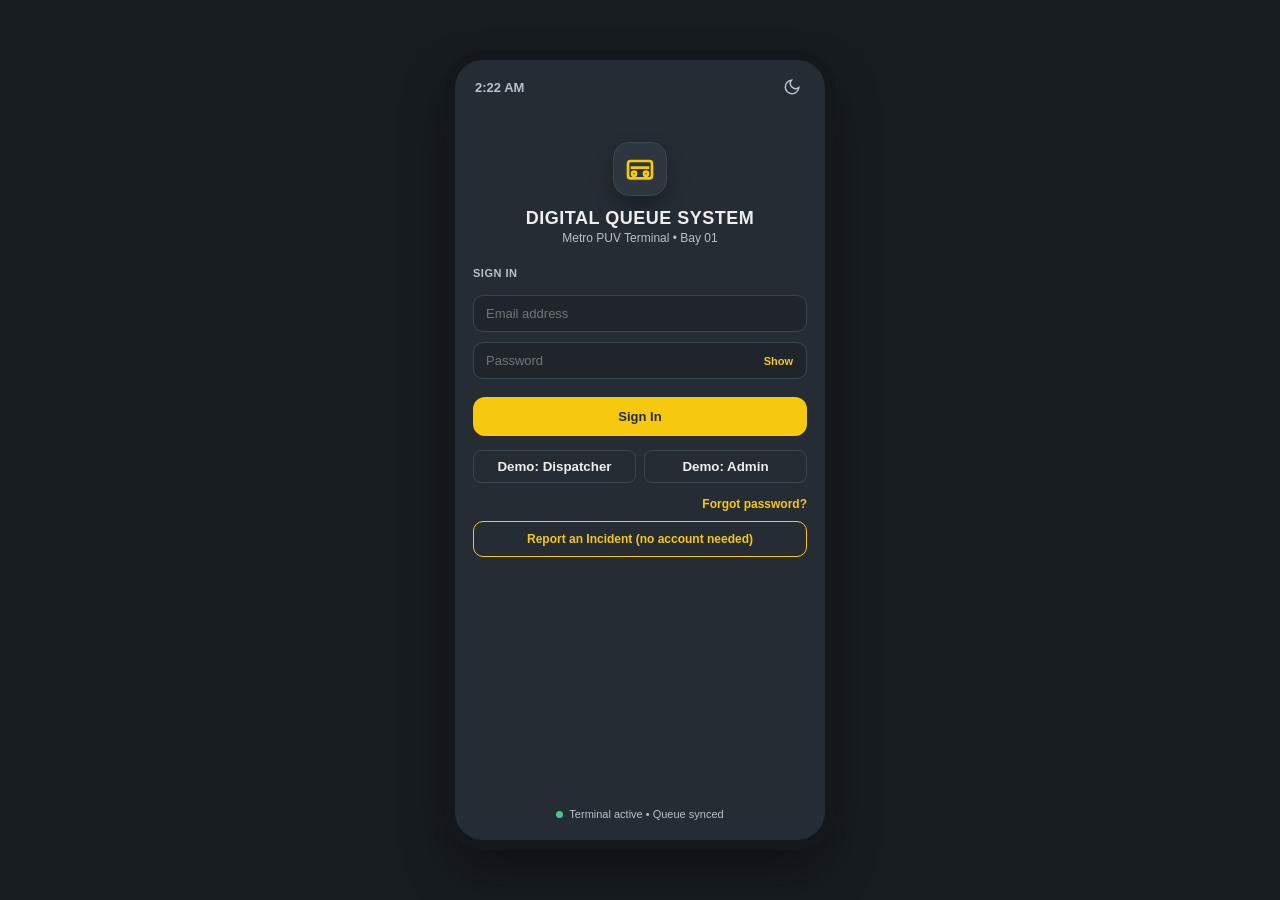
<file: index.html>
<!DOCTYPE html>
<html lang="en">
<head>
  <meta charset="UTF-8">
  <meta name="viewport" content="width=device-width, initial-scale=1.0">
  <title>Metro PUV Digital Queue System</title>
  <!-- Lets the app be installed to a phone home screen (see PHONE_GUIDE.txt) -->
  <link rel="manifest" href="manifest.webmanifest">
  <link rel="icon" href="icon.svg" type="image/svg+xml">
  <meta name="theme-color" content="#252C33">
  <meta name="apple-mobile-web-app-capable" content="yes">
  <meta name="apple-mobile-web-app-title" content="PUV Queue">
<link rel="stylesheet" href="variables.css">
<link rel="stylesheet" href="components.css">
<link rel="stylesheet" href="terminal.css">
<link rel="stylesheet" href="dispatcher.css">
<link rel="stylesheet" href="coop-tv.css">
</head>
<body>

  <!-- ======================================== -->
  <!-- MOBILE APP CONTAINER FRAME               -->
  <!-- ======================================== -->
  <div class="app-viewport" id="appViewport">

    <!-- Global Top Status Bar -->
    <div class="status-bar">
      <span class="status-clock" id="liveClock">2:23 AM</span>
      <div class="status-actions">
        <!-- Theme switcher: only on the sign-in page -->
        <button id="themeToggleBtn" class="icon-btn" onclick="toggleTheme()" title="Toggle Theme">
          <svg id="themeIconSun" class="hidden" width="18" height="18" viewBox="0 0 24 24" fill="none" stroke="currentColor" stroke-width="2">
            <circle cx="12" cy="12" r="5"></circle>
            <line x1="12" y1="1" x2="12" y2="3"></line>
            <line x1="12" y1="21" x2="12" y2="23"></line>
            <line x1="4.22" y1="4.22" x2="5.64" y2="5.64"></line>
            <line x1="18.36" y1="18.36" x2="19.78" y2="19.78"></line>
            <line x1="1" y1="12" x2="3" y2="12"></line>
            <line x1="21" y1="12" x2="23" y2="12"></line>
            <line x1="4.22" y1="19.78" x2="5.64" y2="18.36"></line>
            <line x1="18.36" y1="5.64" x2="19.78" y2="4.22"></line>
          </svg>
          <svg id="themeIconMoon" width="18" height="18" viewBox="0 0 24 24" fill="none" stroke="currentColor" stroke-width="2">
            <path d="M21 12.79A9 9 0 1 1 11.21 3 7 7 0 0 0 21 12.79z"></path>
          </svg>
        </button>
      </div>
    </div>

    <!-- Top banner (success, error, and "Coming Soon" all use this one) -->
    <div id="dispatchToast" class="toast-banner global-toast hidden">
      <svg width="16" height="16" viewBox="0 0 24 24" fill="none" stroke="currentColor" stroke-width="2"><polyline points="20 6 9 17 4 12"></polyline></svg>
      <span id="dispatchToastMsg"></span>
      <button id="bannerAction" class="banner-action hidden" onclick="runBannerAction()"></button>
    </div>

    <!-- Centered confirmation / form modal -->
    <div id="modalOverlay" class="modal-overlay hidden">
      <div class="modal-box" id="modalBox" role="dialog" aria-modal="true">
        <div class="modal-title" id="modalTitle"></div>
        <div id="modalBody"></div>
        <div class="modal-actions">
          <button id="modalCancelBtn" class="btn-outline-sm modal-btn" onclick="closeModal()">Cancel</button>
          <button id="modalConfirmBtn" class="btn-primary-sm modal-btn" onclick="confirmModal()">Confirm</button>
        </div>
      </div>
    </div>

    <!-- ======================================== -->
    <!-- PAGE 1: SIGN IN                          -->
    <!-- ======================================== -->
    <div id="openingView" class="main-page active">
      <div class="opening-hero">
        <div class="app-logo-box">
          <svg width="32" height="32" viewBox="0 0 24 24" fill="none" stroke="currentColor" stroke-width="2">
            <rect x="3" y="6" width="18" height="13" rx="2"></rect>
            <circle cx="7.5" cy="15.5" r="1.5"></circle>
            <circle cx="16.5" cy="15.5" r="1.5"></circle>
            <path d="M5 11h14"></path>
          </svg>
        </div>
        <h1 class="main-title">DIGITAL QUEUE SYSTEM</h1>
        <p class="main-subtitle">Metro PUV Terminal • Bay 01</p>
      </div>

      <!-- Sign in for dispatchers and the coop officer -->
      <div class="view-selection-section">
        <div class="section-label">SIGN IN</div>
        <div class="form-group">
          <input type="text" id="signInEmail" placeholder="Email address" autocomplete="off" inputmode="email" spellcheck="false" autocapitalize="off">
        </div>
        <div class="form-group">
          <div class="pw-wrap">
            <input type="password" id="signInPassword" placeholder="Password" autocomplete="new-password" onkeydown="if (event.key === 'Enter') signIn()">
            <button type="button" class="pw-toggle" id="pwToggle" onclick="togglePasswordVisibility()">Show</button>
          </div>
        </div>
        <div id="signInError" class="form-error hidden">Incorrect email or password. Please try again.</div>
        <button class="btn-primary-action" onclick="signIn()">Sign In</button>
        <!-- Demo shortcuts for the prototype (remove before any real use) -->
        <div class="demo-row">
          <button class="btn-outline-sm" onclick="demoSignIn('dispatcher')">Demo: Dispatcher</button>
          <button class="btn-outline-sm" onclick="demoSignIn('admin')">Demo: Admin</button>
        </div>
        <button class="link-btn-full" onclick="switchMainView('forgot')">Forgot password?</button>
        <button class="btn-outline-primary" onclick="switchMainView('publicReport')">Report an Incident (no account needed)</button>
      </div>

      <div class="opening-footer">
        <span class="dot-indicator"></span> Terminal active • Queue synced
      </div>
    </div>

    <!-- ======================================== -->
    <!-- PAGE 1.1: FORGOT PASSWORD                -->
    <!-- ======================================== -->
    <div id="forgotView" class="main-page">
      <div class="back-header" onclick="switchMainView('opening')">
        <svg width="18" height="18" viewBox="0 0 24 24" fill="none" stroke="currentColor" stroke-width="2"><polyline points="15 18 9 12 15 6"></polyline></svg>
        <span>FORGOT PASSWORD</span>
      </div>
      <p class="text-muted-sm">Enter the email linked to your account and we will send you instructions to reset your password.</p>
      <div class="form-group">
        <label class="form-label">EMAIL ADDRESS</label>
        <input type="text" id="forgotEmail" placeholder="name@example.com" autocomplete="off" inputmode="email" spellcheck="false" autocapitalize="off">
      </div>
      <button class="btn-primary-action" onclick="sendResetInstructions()">Send Instructions</button>
      <button class="link-btn-full" onclick="switchMainView('opening')">Back to sign in</button>
    </div>

<!-- ======================================== -->
    <!-- PAGE 2: PUBLIC PASSENGER REPORT (no account) -->
    <!-- ======================================== -->
    <div id="publicReportView" class="main-page">
      <div class="back-header" onclick="switchMainView('opening')">
        <svg width="18" height="18" viewBox="0 0 24 24" fill="none" stroke="currentColor" stroke-width="2"><polyline points="15 18 9 12 15 6"></polyline></svg>
        <span>REPORT AN INCIDENT</span>
      </div>
      <p class="text-muted-sm">No account needed. Your report goes to the Admin for review.</p>

      <div class="form-group">
        <label class="form-label">PLATE NUMBER</label>
        <input type="text" id="pubPlate" placeholder="ABC-1234" maxlength="8" autocomplete="off">
        <div class="text-muted-sm">Format: 3 letters, a dash, 4 numbers (e.g. ABC-1234)</div>
      </div>

      <div class="form-group">
        <label class="form-label">WHEN DID IT HAPPEN?</label>
        <input type="datetime-local" id="pubWhen">
      </div>

      <div class="form-group">
        <label class="form-label">TYPE OF INCIDENT</label>
        <select id="pubType" class="form-select">
          <option value="" disabled selected>Select type...</option>
          <!-- options are added by populateViolationTypes() from data.js -->
        </select>
      </div>

      <div class="form-group">
        <div class="label-row">
          <label class="form-label">REASON / NOTES</label>
          <span class="char-count" id="pubReasonCount">0/300</span>
        </div>
        <textarea id="pubReason" class="form-textarea" rows="4" maxlength="300" placeholder="What happened?" oninput="updatePubReasonCount()"></textarea>
      </div>

      <div class="form-group">
        <label class="form-label">MEDIA ATTACHMENT (OPTIONAL)</label>
        <input type="file" id="pubFiles" accept="image/*,video/*" multiple onchange="onPubFiles(this)">
        <div id="pubFileList" class="text-muted-sm"></div>
        <div class="tip-box">Tip: Attaching a photo or video makes it way easier for the admin to review!</div>
      </div>

      <button class="btn-danger-action" onclick="submitPublicReport()">Submit Report</button>

      <div id="pubReporterCard" class="reporter-card hidden">
        Your Reporter ID: <strong id="pubReporterId"></strong>
        <div class="text-muted-sm">Keep this ID to track your report.</div>
      </div>
    </div>

    <!-- ======================================== -->
    <!-- PAGE 3: DISPATCHER VIEW & SUB-PAGES -->
    <!-- ======================================== -->
    <div id="dispatcherView" class="main-page">

      <!-- 3.1 Dispatcher Queue Tab -->
      <div id="tabDispatchQueue" class="sub-tab-panel active">
        <div class="page-head-title">DISPATCH MOBILE</div>

        <!-- RFID Log Active Indicator -->
        <div class="rfid-active-bar">
          <span class="dot-indicator"></span>
          <span>RFID AUTO LOG ACTIVE &bull; Bay 01 synced</span>
        </div>

        <div class="text-muted-sm" id="queueUpdated"></div>

        <!-- Find a destination queue -->
        <div class="control-box">
          <div class="box-label">FIND DESTINATION QUEUE</div>
          <div class="search-bar">
            <svg width="16" height="16" viewBox="0 0 24 24" fill="none" stroke="currentColor" stroke-width="2"><circle cx="11" cy="11" r="8"></circle><line x1="21" y1="21" x2="16.65" y2="16.65"></line></svg>
            <input type="text" id="dispatchSearchInput" placeholder="Search destination..." autocomplete="off" oninput="onDispatchSearch(this.value)">
            <button class="search-clear hidden" id="dispatchSearchClear" onclick="clearDispatchSearch()" title="Clear">&times;</button>
          </div>
          <div class="view-as-row">
            <span class="box-label">SHOW PLACES OF</span>
            <select id="viewAsSelect" class="form-select-sm" onchange="setViewAs(this.value)">
              <option value="all">All places</option>
            </select>
          </div>
        </div>

        <!-- One queue per destination (POS #1 of each has its own counter) -->
        <div class="dest-list" id="dispatchDestList"></div>
      </div>

      <!-- 3.1b Dispatcher Terminal Tab (the same board drivers and passengers see) -->
      <div id="tabDispatchTerminal" class="sub-tab-panel">
        <div class="terminal-header-row">
          <div>
            <h2 class="terminal-title">METRO PUV</h2>
            <div class="terminal-subtitle">TERMINAL</div>
          </div>
          <div class="terminal-bay-tag">BAY 01</div>
        </div>

        <!-- TV Mode Action Button -->
        <button class="btn-tv-mode" onclick="toggleTvMode(true)">
          <svg width="18" height="18" viewBox="0 0 24 24" fill="none" stroke="currentColor" stroke-width="2">
            <rect x="2" y="3" width="20" height="14" rx="2" ry="2"></rect>
            <line x1="8" y1="21" x2="16" y2="21"></line>
            <line x1="12" y1="17" x2="12" y2="21"></line>
          </svg>
          TV Mode
        </button>

        <!-- Destination Search -->
        <div class="search-bar">
          <svg width="16" height="16" viewBox="0 0 24 24" fill="none" stroke="currentColor" stroke-width="2"><circle cx="11" cy="11" r="8"></circle><line x1="21" y1="21" x2="16.65" y2="16.65"></line></svg>
          <input type="text" id="terminalSearchInput" placeholder="Search destination..." autocomplete="off" oninput="onTerminalSearch(this.value)">
          <button class="search-clear hidden" id="terminalSearchClear" onclick="clearTerminalSearch()" title="Clear">&times;</button>
        </div>

        <!-- One queue per destination (rendered via JS) -->
        <div class="dest-list" id="terminalQueues"></div>

        <div class="live-status-bar">
          <span class="dot-indicator"></span> LIVE: updates automatically from the dispatcher <span id="liveUpdated"></span>
        </div>

        <!-- Bottom Discrete Action -->
        <div class="bottom-action-row">
          <button class="btn-qr-scan" onclick="showQrComingSoon()">
            <svg width="16" height="16" viewBox="0 0 24 24" fill="none" stroke="currentColor" stroke-width="2"><rect x="3" y="3" width="7" height="7"></rect><rect x="14" y="3" width="7" height="7"></rect><rect x="14" y="14" width="7" height="7"></rect><rect x="3" y="14" width="7" height="7"></rect></svg>
            QR Scan
          </button>
        </div>
      </div>

      <!-- 3.2 Route Map Tab (simulated road network with obstructions) -->
      <div id="tabDispatchMap" class="sub-tab-panel">
        <div class="page-head-title">LIVE ROUTE MAP</div>
        <div class="control-box">
          <div class="view-as-row">
            <span class="box-label">DESTINATION</span>
            <select id="mapDestSelect" class="form-select-sm" onchange="setMapDest(this.value)"></select>
          </div>
          <div class="text-muted-sm" id="routeStatus"></div>
          <div class="route-notice hidden" id="routeNotice"></div>
        </div>
        <div class="map-wrap">
          <svg id="routeMap" viewBox="0 0 340 380" class="route-svg" role="img" aria-label="Route map"></svg>
        </div>
        <div class="legend-row">
          <span>Royal blue: active route</span>
          <span>Faded blue: blocked route</span>
          <span>Red: obstruction</span>
        </div>
        <div class="control-box">
          <div class="box-label">REPORT AN OBSTRUCTION</div>
          <select id="obsEdge" class="form-select"></select>
          <select id="obsType" class="form-select">
            <option value="Accident">Accident</option>
            <option value="Road construction">Road construction</option>
            <option value="Heavy traffic jam">Heavy traffic jam</option>
          </select>
          <div class="btn-row">
            <button class="btn-primary-sm" onclick="placeObstruction()">Place obstruction</button>
            <button class="btn-outline-sm" onclick="clearObstructions()">Clear all</button>
          </div>
          <div class="text-muted-sm">Obstructions are simulated for this prototype. No live traffic feed is connected. Routes switch automatically when an obstruction blocks the active one.</div>
        </div>
      </div>

      <!-- 3.3 Driver Overview Tab -->
      <div id="tabDispatchDrivers" class="sub-tab-panel">
        <div class="page-head-title">DRIVER OVERVIEW</div>
        <div class="incident-summary">
          <div class="summary-tile standby"><strong id="countStandbyD">0</strong><span>IN TERMINAL (STANDBY)</span></div>
          <div class="summary-tile transit"><strong id="countDispatchedD">0</strong><span>IN TRANSIT (DISPATCHED)</span></div>
        </div>
        <div class="box-label">IN TERMINAL, AVAILABLE</div>
        <div class="trip-log-list" id="driversStandby"></div>
        <div class="box-label">IN TRANSIT, DISPATCHED</div>
        <div class="trip-log-list" id="driversDispatched"></div>
      </div>

<!-- 3.4 Dispatcher Settings Tab -->
      <div id="tabDispatchSettings" class="sub-tab-panel">
        <div class="page-head-title">SETTINGS</div>

        <!-- Profile block is filled in by renderSettingsProfiles() -->
        <div id="dispProfileSection"></div>

        <div class="settings-group">
          <div class="settings-group-title">APPEARANCE</div>
          <div class="setting-row">
            <span>Dark mode</span>
            <label class="switch">
              <input type="checkbox" class="dark-mode-toggle" onchange="toggleTheme()" checked>
              <span class="slider round"></span>
            </label>
          </div>
        </div>

        <div class="settings-group">
          <div class="settings-group-title">LEGAL</div>
          <button class="setting-link" onclick="comingSoon()"><span>Terms of Service</span><span class="chevron-icon">&rsaquo;</span></button>
          <button class="setting-link" onclick="comingSoon()"><span>Privacy Policy</span><span class="chevron-icon">&rsaquo;</span></button>
        </div>

        <button class="btn-logout" onclick="askLogout()">Log out</button>
      </div>

            <!-- Dispatcher Bottom Navigation Bar -->
      <div class="bottom-nav-bar">
        <button class="nav-tab-btn active" id="btnDispTabQueue" onclick="switchDispatcherTab('queue')">
          <svg width="20" height="20" viewBox="0 0 24 24" fill="none" stroke="currentColor" stroke-width="2"><line x1="8" y1="6" x2="21" y2="6"></line><line x1="8" y1="12" x2="21" y2="12"></line><line x1="8" y1="18" x2="21" y2="18"></line><line x1="3" y1="6" x2="3.01" y2="6"></line><line x1="3" y1="12" x2="3.01" y2="12"></line><line x1="3" y1="18" x2="3.01" y2="18"></line></svg>
          Queue
        </button>
        <button class="nav-tab-btn" id="btnDispTabTerminal" onclick="switchDispatcherTab('terminal')">
          <svg width="20" height="20" viewBox="0 0 24 24" fill="none" stroke="currentColor" stroke-width="2"><rect x="2" y="3" width="20" height="14" rx="2" ry="2"></rect><line x1="8" y1="21" x2="16" y2="21"></line><line x1="12" y1="17" x2="12" y2="21"></line></svg>
          Terminal
        </button>
        <button class="nav-tab-btn" id="btnDispTabMap" onclick="switchDispatcherTab('map')">
          <svg width="20" height="20" viewBox="0 0 24 24" fill="none" stroke="currentColor" stroke-width="2"><polygon points="1 6 8 3 16 6 23 3 23 18 16 21 8 18 1 21 1 6"></polygon><line x1="8" y1="3" x2="8" y2="18"></line><line x1="16" y1="6" x2="16" y2="21"></line></svg>
          Map
        </button>
        <button class="nav-tab-btn" id="btnDispTabDrivers" onclick="switchDispatcherTab('drivers')">
          <svg width="20" height="20" viewBox="0 0 24 24" fill="none" stroke="currentColor" stroke-width="2"><path d="M17 21v-2a4 4 0 0 0-4-4H5a4 4 0 0 0-4 4v2"></path><circle cx="9" cy="7" r="4"></circle><path d="M23 21v-2a4 4 0 0 0-3-3.87"></path><path d="M16 3.13a4 4 0 0 1 0 7.75"></path></svg>
          Drivers
        </button>
        <button class="nav-tab-btn" id="btnDispTabSettings" onclick="switchDispatcherTab('settings')">
          <svg width="20" height="20" viewBox="0 0 24 24" fill="none" stroke="currentColor" stroke-width="2"><circle cx="12" cy="12" r="3"></circle><path d="M19.4 15a1.65 1.65 0 0 0 .33 1.82l.06.06a2 2 0 0 1 0 2.83 2 2 0 0 1-2.83 0l-.06-.06a1.65 1.65 0 0 0-1.82-.33 1.65 1.65 0 0 0-1 1.51V21a2 2 0 0 1-2 2 2 2 0 0 1-2-2v-.09A1.65 1.65 0 0 0 9 19.4a1.65 1.65 0 0 0-1.82.33l-.06.06a2 2 0 0 1-2.83 0 2 2 0 0 1 0-2.83l.06-.06a1.65 1.65 0 0 0 .33-1.82 1.65 1.65 0 0 0-1.51-1H3a2 2 0 0 1-2-2 2 2 0 0 1 2-2h.09A1.65 1.65 0 0 0 4.6 9a1.65 1.65 0 0 0-.33-1.82l-.06-.06a2 2 0 0 1 0-2.83 2 2 0 0 1 2.83 0l.06.06a1.65 1.65 0 0 0 1.82.33H9a1.65 1.65 0 0 0 1-1.51V3a2 2 0 0 1 2-2 2 2 0 0 1 2 2v.09a1.65 1.65 0 0 0 1 1.51 1.65 1.65 0 0 0 1.82-.33l.06-.06a2 2 0 0 1 2.83 0 2 2 0 0 1 0 2.83l-.06.06a1.65 1.65 0 0 0-.33 1.82V9a1.65 1.65 0 0 0 1.51 1H21a2 2 0 0 1 2 2 2 2 0 0 1-2 2h-.09a1.65 1.65 0 0 0-1.51 1z"></path></svg>
          Settings
        </button>
      </div>
    </div>


        <!-- ======================================== -->
    <!-- PAGE 4: ADMIN VIEW & SUB-PAGES    -->
    <!-- ======================================== -->
    <div id="coopOfficerView" class="main-page">

      <!-- Header Row -->
      <div class="coop-header-row">
        <div class="page-head-title">ADMIN MOBILE</div>
        <button class="btn-badge-action" id="coopHeaderReviewBadge" onclick="switchCoopTab('reports')">1 TO REVIEW</button>
      </div>

      <!-- 4.1 Admin Analytics Tab -->
      <div id="tabCoopAnalytics" class="sub-tab-panel active">
        <!-- Top Stats Grid -->
        <div class="stats-grid">
          <div class="stat-card">
            <span class="stat-title">TRIPS TODAY</span>
            <span class="stat-value" id="coopStatTripsCount">0</span>
          </div>
          <div class="stat-card clickable" onclick="switchCoopTab('fleet')">
            <span class="stat-title">ACTIVE FLEET</span>
            <span class="stat-value text-blue" id="coopStatFleetCount">0</span>
          </div>
          <div class="stat-card clickable" onclick="switchCoopTab('reports')">
            <span class="stat-title">PENDING REVIEW</span>
            <span class="stat-value text-red" id="coopStatPendingCount">0</span>
          </div>
        </div>

        <!-- Passenger throughput by destination -->
        <div class="control-box">
          <div class="box-label">PASSENGER THROUGHPUT BY DESTINATION</div>
          <div id="throughputList"></div>
          <div class="text-muted-sm">Total passengers dispatched per destination, from the trip log. Voided trips are not counted.</div>
        </div>

        <!-- Fleet utilization -->
        <div class="control-box">
          <div class="box-label">FLEET UTILIZATION</div>
          <div class="util-head">
            <span class="util-pct" id="utilPct">0%</span>
            <span class="text-muted-sm">of registered jeeps are active (in queue or in transit)</span>
          </div>
          <div id="utilBreakdown"></div>
          <div class="text-muted-sm">Offline or resting jeeps are not tracked yet, so they count as idle.</div>
        </div>

        <div class="control-box">
          <div class="box-label">VIOLATIONS TABLE</div>
          <div class="table-scroll">
            <table class="data-table">
              <thead><tr><th>Occurred</th><th>Reported</th><th>Plate</th><th>Driver</th><th>Type</th><th>Status</th></tr></thead>
              <tbody id="violationsBody"></tbody>
            </table>
          </div>
        </div>

        <button class="btn-outline-primary" onclick="downloadStatsReport()">Download Stats Report (.txt)</button>
      </div>

      <!-- 4.2 Admin Incident Approvals Tab -->
      <div id="tabCoopReports" class="sub-tab-panel">
        <div class="coop-sub-title">INCIDENT APPROVALS</div>

        <div class="pill-tabs-row">
          <button class="pill-tab inc-filter active" data-v="all" onclick="setIncStatus('all')">All</button>
          <button class="pill-tab inc-filter" data-v="pending" onclick="setIncStatus('pending')">Pending</button>
          <button class="pill-tab inc-filter" data-v="resolved" onclick="setIncStatus('resolved')">Resolved</button>
        </div>

        <div class="view-as-row" style="margin-bottom:10px;">
          <span class="box-label">SORT BY</span>
          <select id="incSort" class="form-select-sm" onchange="renderHistory()">
            <option value="recent">Recently added</option>
            <option value="type">Incident type</option>
            <option value="media-yes">With media first</option>
            <option value="media-no">Without media first</option>
            <option value="severity">Severity (critical first)</option>
            <option value="status-pending">Status (pending first)</option>
            <option value="status-resolved">Status (resolved first)</option>
            <option value="plate">Plate number (A to Z)</option>
          </select>
        </div>

        <!-- Date and time window filter -->
        <div class="control-box date-filter">
          <div class="box-label">FILTER BY DATE &amp; TIME</div>
          <div class="date-filter-grid">
            <div>
              <span class="text-muted-sm">FROM</span>
              <input type="datetime-local" id="historyFrom" onchange="onHistoryFilterChange()">
            </div>
            <div>
              <span class="text-muted-sm">TO</span>
              <input type="datetime-local" id="historyTo" onchange="onHistoryFilterChange()">
            </div>
          </div>
          <div class="btn-row">
            <button class="btn-outline-sm" onclick="clearHistoryFilter()">Clear filter</button>
            <span class="text-muted-sm" id="historyFilterNote"></span>
          </div>
        </div>

        <div id="incidentList">
          <!-- Rendered dynamically -->
        </div>

        <!-- Strike Watch Roster -->
        <div class="box-label" style="margin-top:16px;">STRIKE WATCH</div>
        <div class="form-group">
          <div class="search-bar">
            <svg width="16" height="16" viewBox="0 0 24 24" fill="none" stroke="currentColor" stroke-width="2"><circle cx="11" cy="11" r="8"></circle><line x1="21" y1="21" x2="16.65" y2="16.65"></line></svg>
            <input type="text" id="strikeSearchInput" placeholder="Search driver or plate..." autocomplete="off" oninput="onStrikeSearch(this.value)">
            <button class="search-clear hidden" id="strikeSearchClear" onclick="clearStrikeSearch()" title="Clear">&times;</button>
          </div>
        </div>
        <div class="view-as-row" style="margin-bottom:10px;">
          <span class="box-label">SORT BY</span>
          <select id="strikeSort" class="form-select-sm" onchange="renderStrikeWatch()">
            <option value="name">Name (A to Z)</option>
            <option value="standing">In good standing first</option>
            <option value="strikes">Amount of strikes</option>
          </select>
        </div>
        <div class="strike-list" id="coopStrikeWatchList">
          <!-- Rendered dynamically -->
        </div>

        <button class="link-btn-full" onclick="switchCoopTab('fleet')">Full roster in Fleet →</button>
      
      </div>

      <!-- 4.3 Admin Fleet Tab -->
      <div id="tabCoopFleet" class="sub-tab-panel">
        <div class="fleet-head-row">
          <div class="coop-sub-title">FLEET MANAGEMENT</div>
          <span class="badge badge-blue" id="fleetDriverCountBadge">0 DRIVERS</span>
        </div>

        <!-- Standby / dispatched breakdown -->
        <div class="stats-grid">
          <div class="stat-card">
            <span class="stat-title">ON STANDBY</span>
            <span class="stat-value text-blue" id="fleetStandbyCount">0</span>
          </div>
          <div class="stat-card">
            <span class="stat-title">DISPATCHED</span>
            <span class="stat-value text-red" id="fleetDispatchedCount">0</span>
          </div>
        </div>
        <div class="text-muted-sm" id="fleetDispatchedList"></div>

        <!-- Find a driver (type to search + dropdown of matches) -->
        <div class="form-group">
          <div class="search-bar">
            <svg width="16" height="16" viewBox="0 0 24 24" fill="none" stroke="currentColor" stroke-width="2"><circle cx="11" cy="11" r="8"></circle><line x1="21" y1="21" x2="16.65" y2="16.65"></line></svg>
            <input type="text" id="fleetSearchInput" placeholder="Search driver or plate..." autocomplete="off" oninput="onFleetSearch(this.value)" onfocus="renderFleetDropdown()">
            <button class="search-clear hidden" id="fleetSearchClear" onclick="clearFleetSearch()" title="Clear">&times;</button>
          </div>
          <div id="fleetSearchDropdown" class="driver-search-results hidden"></div>
        </div>

        <div class="view-as-row" style="margin-bottom:6px;">
          <span class="box-label">SORT BY</span>
          <select id="fleetSort" class="form-select-sm" onchange="renderFleet()">
            <option value="name">Name (A to Z)</option>
            <option value="recent">Recently added</option>
            <option value="strikes">Amount of strikes</option>
          </select>
        </div>

        <button class="btn-primary-action" onclick="toggleAddDriverForm(true)">+ Add New Driver to Fleet</button>

        <!-- New Driver Form Box -->
        <div id="newDriverFormBox" class="control-box hidden" style="margin-top:12px;">
          <div class="box-label">NEW DRIVER</div>
          <div class="form-group">
            <input type="text" id="newDriverName" placeholder="Full name" maxlength="40" autocomplete="off">
          </div>
          <div class="form-group">
            <input type="text" id="newDriverPlate" placeholder="Plate number (e.g. STU-2042)" maxlength="8" autocomplete="off">
          </div>
          <div class="form-group">
            <input type="number" id="newDriverCapacity" placeholder="Jeep capacity (1 to 32)" min="1" max="32" inputmode="numeric">
          </div>
          <div class="text-muted-sm">Plate: 3 letters, a dash or space, then 4 numbers. Capacity: whole number, 1 to 32.</div>
          <div class="btn-row">
            <button class="btn-primary-sm" onclick="saveNewDriver()">Save Driver</button>
            <button class="btn-outline-sm" onclick="toggleAddDriverForm(false)">Cancel</button>
          </div>
        </div>

        <div class="box-label">REGISTERED DRIVERS</div>
        <div class="fleet-list" id="coopFleetRosterList">
          <!-- Rendered dynamically -->
        </div>
      </div>

      <!-- 4.4 Admin Dispatchers Tab -->
      <div id="tabCoopDispatchers" class="sub-tab-panel">
        <div class="fleet-head-row">
          <div class="coop-sub-title">DISPATCHERS</div>
          <span class="badge badge-blue" id="unassignedBadge">0 UNASSIGNED</span>
        </div>
        <p class="text-muted-sm">One dispatcher per place. Each dispatcher can handle up to 3 places.</p>

        <!-- Find a dispatcher (type to search + dropdown of matches) -->
        <div class="form-group">
          <div class="search-bar">
            <svg width="16" height="16" viewBox="0 0 24 24" fill="none" stroke="currentColor" stroke-width="2"><circle cx="11" cy="11" r="8"></circle><line x1="21" y1="21" x2="16.65" y2="16.65"></line></svg>
            <input type="text" id="dispatcherSearchInput" placeholder="Search dispatcher or badge..." autocomplete="off" oninput="onDispatcherSearch(this.value)" onfocus="renderDispatcherDropdown()">
            <button class="search-clear hidden" id="dispatcherSearchClear" onclick="clearDispatcherSearch()" title="Clear">&times;</button>
          </div>
          <div id="dispatcherSearchDropdown" class="driver-search-results hidden"></div>
        </div>

        <button class="btn-primary-action" onclick="toggleAddDispatcherForm(true)">+ Add New Dispatcher</button>

        <!-- New Dispatcher Form Box (badge ID is assigned automatically) -->
        <div id="newDispatcherFormBox" class="control-box hidden" style="margin-top:12px;">
          <div class="box-label">NEW DISPATCHER</div>
          <div class="form-group">
            <input type="text" id="newDispatcherName" placeholder="Full name" maxlength="40" autocomplete="off">
          </div>
          <div class="text-muted-sm">Badge ID: <strong id="badgePreview">DSP-004</strong> (assigned automatically)</div>
          <div class="btn-row">
            <button class="btn-primary-sm" onclick="saveNewDispatcher()">Save Dispatcher</button>
            <button class="btn-outline-sm" onclick="toggleAddDispatcherForm(false)">Cancel</button>
          </div>
        </div>

        <div class="box-label" style="margin-top:4px;">REGISTERED DISPATCHERS</div>
        <div class="dest-list" id="coopDispatcherList"></div>
      </div>

      <!-- 4.5 Admin Logs Tab (kept permanently) -->
      <div id="tabCoopLogs" class="sub-tab-panel">
        <div class="fleet-head-row">
          <div class="coop-sub-title">LOGS</div>
          <span class="badge badge-blue" id="coopLogCountBadge">0 ENTRIES</span>
        </div>
        <p class="text-muted-sm">Admin logs are kept permanently. Dispatchers do not have access to logs.</p>

        <div class="box-label">JEEP TIME LOG (CHECK-OUT AND TIME-IN)</div>
        <div class="trip-log-list" id="timeLogList"></div>

        <div class="box-label" style="margin-top:6px;">TRIP HISTORY</div>
<!-- 3.2 Dispatcher Logs Tab -->
      <div id="tripHistoryBlock" class="trip-history-inner">
        <div class="control-box logs-box">
          <div class="logs-hero">
            <div class="logs-icon">
              <svg width="22" height="22" viewBox="0 0 24 24" fill="none" stroke="currentColor" stroke-width="2"><path d="M14 2H6a2 2 0 0 0-2 2v16a2 2 0 0 0 2 2h12a2 2 0 0 0 2-2V8z"></path><polyline points="14 2 14 8 20 8"></polyline><line x1="16" y1="13" x2="8" y2="13"></line><line x1="16" y1="17" x2="8" y2="17"></line></svg>
            </div>
            <div>
              <div class="box-label">TRIP & RFID LOGS</div>
              <p class="text-muted-sm">Searchable history of every arrival & loading timestamp</p>
            </div>
          </div>

          <!-- Filter by driver name (type to search, pick from the list) -->
          <div class="form-group">
            <div class="search-bar">
              <svg width="16" height="16" viewBox="0 0 24 24" fill="none" stroke="currentColor" stroke-width="2"><circle cx="11" cy="11" r="8"></circle><line x1="21" y1="21" x2="16.65" y2="16.65"></line></svg>
              <input type="text" id="logDriverSearch" placeholder="Filter by driver name..." autocomplete="off" oninput="onLogDriverSearch(this.value)" onfocus="renderLogDriverDropdown()">
              <button class="search-clear hidden" id="logDriverClear" onclick="clearLogDriver()" title="Show all drivers">&times;</button>
            </div>
            <div id="logDriverDropdown" class="driver-search-results hidden"></div>
          </div>

          <!-- Sort -->
          <div class="view-as-row">
            <span class="box-label">SORT BY</span>
            <select id="tripLogSort" class="form-select-sm" onchange="renderTripLogs()">
              <option value="date-desc">Date (newest first)</option>
              <option value="date-asc">Date (oldest first)</option>
              <option value="driver">Driver (A to Z)</option>
              <option value="overloaded">Overloaded trips first</option>
            </select>
          </div>
          <!-- Date and time window filter (filed time) -->
          <div class="date-filter">
            <div class="box-label">FILTER BY DATE & TIME</div>
            <div class="date-filter-grid">
              <div>
                <span class="text-muted-sm">FROM</span>
                <input type="datetime-local" id="tripFrom" onchange="onTripWindowChange()">
              </div>
              <div>
                <span class="text-muted-sm">TO</span>
                <input type="datetime-local" id="tripTo" onchange="onTripWindowChange()">
              </div>
            </div>
            <div class="btn-row">
              <button class="btn-outline-sm" onclick="clearTripWindow()">Clear filter</button>
            </div>
          </div>
          <div class="text-muted-sm" id="tripLogSummary"></div>
        </div>

        <div class="box-label">TRIP HISTORY</div>
        <div class="trip-log-list" id="tripLogList">
          <!-- Rendered dynamically -->
        </div>
      </div>

      
        <div class="coming-soon-card"><span class="dot-indicator pulse"></span> OTHER TERMINALS: COMING SOON</div>
        <p class="text-muted-sm">Logs from other terminals will show here once they are connected.</p>

        <div class="view-as-row">
          <span class="box-label">SORT BY</span>
          <select id="coopLogSort" class="form-select-sm" onchange="renderCoopLogs()">
            <option value="newest">Newest first</option>
            <option value="oldest">Oldest first</option>
            <option value="STAFF">Flair: Staff first</option>
            <option value="STRIKE">Flair: Strike first</option>
            <option value="DRIVER">Flair: Driver first</option>
            <option value="PLACE">Flair: Place first</option>
            <option value="DISPATCH">Flair: Dispatch first</option>
          </select>
        </div>

        <button class="btn-outline-primary" onclick="downloadCoopLogs()">Download Logs (.txt)</button>

        <div class="box-label" style="margin-top:4px;">ACTIVITY</div>
        <div class="log-entry-list" id="coopLogList">
          <!-- Rendered dynamically -->
        </div>
      </div>

      <!-- 4.6 Admin Settings Tab -->
      <div id="tabCoopSettings" class="sub-tab-panel">
        <div class="page-head-title">ADMIN SETTINGS</div>

        <!-- Profile block is filled in by renderSettingsProfiles() -->
        <div id="coopProfileSection"></div>

        <div class="settings-group">
          <div class="settings-group-title">APPEARANCE</div>
          <div class="setting-row">
            <span>Dark mode</span>
            <label class="switch">
              <input type="checkbox" class="dark-mode-toggle" onchange="toggleTheme()" checked>
              <span class="slider round"></span>
            </label>
          </div>
        </div>

        <div class="settings-group">
          <div class="settings-group-title">TV DISPLAY</div>
          <div class="setting-row">
            <span>Seconds per screen</span>
            <select class="form-select-sm" id="tvDelaySelect" onchange="setTvDelay(this.value)">
              <option value="5">5 sec</option><option value="8">8 sec</option><option value="10">10 sec</option>
              <option value="15">15 sec</option><option value="20">20 sec</option><option value="30">30 sec</option>
            </select>
          </div>
          <div class="text-muted-sm">The TV cycles through every group of nearby destinations, then loops.</div>
        </div>

        <div class="settings-group">
          <div class="settings-group-title">DISPLAY & POWER MANAGEMENT</div>
          <div class="setting-row">
            <span>Auto-dimming schedule</span>
            <label class="switch">
              <input type="checkbox" checked>
              <span class="slider round"></span>
            </label>
          </div>
          <div class="setting-row-vertical">
            <div class="time-select-row">
              <div>
                <span class="text-muted-sm">DIM FROM</span>
                <select class="form-select-sm"><option>9:00 PM</option><option selected>10:00 PM</option><option>11:00 PM</option></select>
              </div>
              <div>
                <span class="text-muted-sm">BACK TO FULL AT</span>
                <select class="form-select-sm"><option>4:00 AM</option><option selected>5:00 AM</option><option>6:00 AM</option></select>
              </div>
            </div>
            <div class="dim-level-row">
              <span class="text-muted-sm">Dim level</span>
              <div class="pill-buttons">
                <button class="pill-btn" onclick="selectPill(this)">Low</button>
                <button class="pill-btn active" onclick="selectPill(this)">Medium</button>
                <button class="pill-btn" onclick="selectPill(this)">Deep</button>
              </div>
            </div>
          </div>
        </div>

        <div class="settings-group">
          <div class="settings-group-title">LEGAL</div>
          <button class="setting-link" onclick="comingSoon()"><span>Terms of Service</span><span class="chevron-icon">&rsaquo;</span></button>
          <button class="setting-link" onclick="comingSoon()"><span>Privacy Policy</span><span class="chevron-icon">&rsaquo;</span></button>
        </div>

        <button class="btn-logout" onclick="askLogout()">Log out</button>
      </div>

      <!-- Admin Bottom Navigation Bar -->
      <div class="bottom-nav-bar">
        <button class="nav-tab-btn active" id="btnCoopTabAnalytics" onclick="switchCoopTab('analytics')">
          <svg width="20" height="20" viewBox="0 0 24 24" fill="none" stroke="currentColor" stroke-width="2"><circle cx="12" cy="12" r="10"></circle><polyline points="12 6 12 12 16 14"></polyline></svg>
          Analytics
        </button>
        <button class="nav-tab-btn" id="btnCoopTabReports" onclick="switchCoopTab('reports')">
          <svg width="20" height="20" viewBox="0 0 24 24" fill="none" stroke="currentColor" stroke-width="2"><path d="M14 2H6a2 2 0 0 0-2 2v16a2 2 0 0 0 2 2h12a2 2 0 0 0 2-2V8z"></path><polyline points="14 2 14 8 20 8"></polyline><line x1="16" y1="13" x2="8" y2="13"></line><line x1="16" y1="17" x2="8" y2="17"></line></svg>
          Reports
        </button>
        <button class="nav-tab-btn" id="btnCoopTabFleet" onclick="switchCoopTab('fleet')">
          <svg width="20" height="20" viewBox="0 0 24 24" fill="none" stroke="currentColor" stroke-width="2"><rect x="1" y="3" width="15" height="13"></rect><polygon points="16 8 20 8 23 11 23 16 16 16 16 8"></polygon><circle cx="5.5" cy="18.5" r="2.5"></circle><circle cx="18.5" cy="18.5" r="2.5"></circle></svg>
          Fleet
        </button>
        <button class="nav-tab-btn" id="btnCoopTabDispatchers" onclick="switchCoopTab('dispatchers')">
          <svg width="20" height="20" viewBox="0 0 24 24" fill="none" stroke="currentColor" stroke-width="2"><path d="M17 21v-2a4 4 0 0 0-4-4H5a4 4 0 0 0-4 4v2"></path><circle cx="9" cy="7" r="4"></circle><path d="M23 21v-2a4 4 0 0 0-3-3.87"></path><path d="M16 3.13a4 4 0 0 1 0 7.75"></path></svg>
          Dispatch
        </button>
        <button class="nav-tab-btn" id="btnCoopTabLogs" onclick="switchCoopTab('logs')">
          <svg width="20" height="20" viewBox="0 0 24 24" fill="none" stroke="currentColor" stroke-width="2"><path d="M14 2H6a2 2 0 0 0-2 2v16a2 2 0 0 0 2 2h12a2 2 0 0 0 2-2V8z"></path><polyline points="14 2 14 8 20 8"></polyline><line x1="16" y1="13" x2="8" y2="13"></line><line x1="16" y1="17" x2="8" y2="17"></line></svg>
          Logs
        </button>
        <button class="nav-tab-btn" id="btnCoopTabSettings" onclick="switchCoopTab('settings')">
          <svg width="20" height="20" viewBox="0 0 24 24" fill="none" stroke="currentColor" stroke-width="2"><circle cx="12" cy="12" r="3"></circle><path d="M19.4 15a1.65 1.65 0 0 0 .33 1.82l.06.06a2 2 0 0 1 0 2.83 2 2 0 0 1-2.83 0l-.06-.06a1.65 1.65 0 0 0-1.82-.33 1.65 1.65 0 0 0-1 1.51V21a2 2 0 0 1-2 2 2 2 0 0 1-2-2v-.09A1.65 1.65 0 0 0 9 19.4a1.65 1.65 0 0 0-1.82.33l-.06.06a2 2 0 0 1-2.83 0 2 2 0 0 1 0-2.83l.06-.06a1.65 1.65 0 0 0 .33-1.82 1.65 1.65 0 0 0-1.51-1H3a2 2 0 0 1-2-2 2 2 0 0 1 2-2h.09A1.65 1.65 0 0 0 4.6 9a1.65 1.65 0 0 0-.33-1.82l-.06-.06a2 2 0 0 1 0-2.83 2 2 0 0 1 2.83 0l.06.06a1.65 1.65 0 0 0 1.82.33H9a1.65 1.65 0 0 0 1-1.51V3a2 2 0 0 1 2-2 2 2 0 0 1 2 2v.09a1.65 1.65 0 0 0 1 1.51 1.65 1.65 0 0 0 1.82-.33l.06-.06a2 2 0 0 1 2.83 0 2 2 0 0 1 0 2.83l-.06.06a1.65 1.65 0 0 0-.33 1.82V9a1.65 1.65 0 0 0 1.51 1H21a2 2 0 0 1 2 2 2 2 0 0 1-2 2h-.09a1.65 1.65 0 0 0-1.51 1z"></path></svg>
          Settings
        </button>
      </div>
    </div>


    <!-- ======================================== -->
    <!-- OVERLAY: TV MODE DISPLAY VIEW            -->
    <!-- ======================================== -->
    <div id="tvDisplayOverlay" class="tv-overlay">
      <div class="tv-header">
        <div class="tv-title-brand">
          <span>METRO PUV TERMINAL</span>
          <span class="tv-divider">|</span>
          <span>BAY 01</span>
        </div>
        <div class="tv-dots" id="tvDots"></div>
        <!-- Home icon closes the TV and returns to the Terminal tab -->
        <button class="tv-home-btn" onclick="toggleTvMode(false)" title="Home">
          <svg width="18" height="18" viewBox="0 0 24 24" fill="none" stroke="currentColor" stroke-width="2">
            <path d="M3 9l9-7 9 7v11a2 2 0 0 1-2 2H5a2 2 0 0 1-2-2z"></path>
            <polyline points="9 22 9 12 15 12 15 22"></polyline>
          </svg>
        </button>
      </div>

      <!-- 3-4 nearby destinations per screen (rendered via JS) -->
      <div class="tv-panels" id="tvPanels"></div>

      <div class="tv-announcement-strip">
        <span class="ticker-badge">ANNOUNCEMENT</span>
        <span class="ticker-text" id="tvAnnouncementText">PLEASE PROCEED TO BAY 01</span>
      </div>
    </div>

  </div>

  <script src="data.js"></script>
  <script src="script.js"></script>
</body>
</html>
</file>
<file: variables.css>
/* =====================================DARK MODE========================= */
:root {
  --bg-app: #252C33;
  --card-bg: #2E3740;
  --card-border: #3A4750;
  --text-main: #EEEEEE;
  --text-muted: #B7C2CC;
  --primary: #F6C90E;
  --primary-hover: #DDB30A;
  --primary-text: #F6C90E;
  --on-primary: #252C33;
  --accent-green: #4CC38A;
  --accent-green-bg: rgba(76, 195, 138, 0.15);
  --on-green: #14201A;
  --accent-red: #EF5350;
  --accent-purple: #B8C4CE;
  --input-bg: #1F252B;
  --shadow: 0 10px 25px -5px rgba(0, 0, 0, 0.45);
  --page-bg: #171C21;
}

/* =====================================LIGHT MODE========================= */
[data-theme="light"] {
  --bg-app: #F1F5F9;
  --card-bg: #FFFFFF;
  --card-border: #CBD5E1;
  --text-main: #0F172A;
  --text-muted: #64748B;
  --primary: #F6C90E;
  --primary-hover: #E0B400;
  --primary-text: #1E293B; /* FIXED: Crisp dark slate instead of muddy gold */
  --on-primary: #1E293B;
  --accent-green: #16A34A;
  --accent-green-bg: #DCFCE7;
  --on-green: #FFFFFF;
  --accent-red: #DC2626;
  --accent-purple: #475569;
  --input-bg: #F8FAFC;
  --shadow: 0 10px 25px -5px rgba(15, 23, 42, 0.08);
  --page-bg: #FFFFFF;
}

* {
  box-sizing: border-box;
  margin: 0;
  padding: 0;
  font-family: -apple-system, BlinkMacSystemFont, "Segoe UI", Roboto, Helvetica, Arial, sans-serif;
  -webkit-font-smoothing: antialiased;
}

body {
  background-color: var(--page-bg);
  transition: background-color 0.4s ease;
  display: flex;
  justify-content: center;
  align-items: center;
  min-height: 100vh;
  padding: 20px;
  color: var(--text-main);
}

/* ===============================PHONE VIEWPORT========================= */
.app-viewport {
  width: 100%;
  max-width: 390px;
  height: 800px;
  background-color: var(--bg-app);
  border-radius: 38px;
  border: 10px solid #14181C;
  box-shadow: 0 25px 50px -12px rgba(0, 0, 0, 0.5);
  position: relative;
  overflow: hidden;
  display: flex;
  flex-direction: column;
  transition: all 0.4s cubic-bezier(0.4, 0, 0.2, 1);
}

.app-viewport.tv-mode-expanded {
  max-width: 920px;
  height: 560px;
  border-radius: 24px;
}

/* ==================================STATUS BAR======================================= */
.status-bar {
  display: flex;
  justify-content: space-between;
  align-items: center;
  padding: 14px 20px 8px;
  font-size: 13px;
  font-weight: 700;
  color: var(--text-muted);
  z-index: 10;
}

.status-actions {
  display: flex;
  gap: 8px;
  align-items: center;
}

.slot-hidden {
  visibility: hidden;
}

.icon-btn {
  background: transparent;
  border: none;
  color: var(--text-muted);
  cursor: pointer;
  display: flex;
  align-items: center;
  justify-content: center;
  padding: 4px;
  border-radius: 6px;
  transition: color 0.2s ease;
}

.icon-btn:hover {
  color: var(--text-main);
}

.hidden {
  display: none !important;
}

/* ==================================PAGES LAYOUT======================================= */
.main-page {
  display: none;
  flex: 1;
  flex-direction: column;
  padding: 14px 18px 20px;
  overflow-y: auto;
  gap: 12px;
}

.main-page.active {
  display: flex;
}

.sub-tab-panel {
  display: none;
  flex-direction: column;
  gap: 12px;
  flex: 1;
  min-height: 0;
  overflow-y: auto;
  scrollbar-width: none;
}
.sub-tab-panel::-webkit-scrollbar { display: none; }

.sub-tab-panel.active { display: flex; }

.page-head-title {
  font-size: 16px;
  font-weight: 900;
  letter-spacing: 0.5px;
}

.back-header {
  display: flex;
  align-items: center;
  gap: 8px;
  font-weight: 800;
  font-size: 14px;
  cursor: pointer;
}

.page-head-title, .back-header {
  position: sticky; top: 0; z-index: 5;
  background: var(--bg-app); padding: 2px 0 8px;
}

/* ===================TOAST NOTIFICATIONS================== */
.toast-banner {
  background: #3A4750;
  color: #ffffff;
  padding: 10px 14px;
  border-radius: 10px;
  font-size: 12px;
  font-weight: 700;
  display: flex;
  align-items: center;
  gap: 8px;
}

.green-toast { background: var(--accent-green); color: var(--on-green); }
.error-toast { background: var(--accent-red); color: #fff; }
.error-toast svg { display: none; }

.qr-toast { position: absolute; top: 46px; left: 18px; right: 18px; z-index: 60; box-shadow: var(--shadow); }
.global-toast { position: absolute; top: 46px; left: 18px; right: 18px; z-index: 60; box-shadow: var(--shadow); }

.global-toast, .qr-toast { animation: toastIn 0.25s ease-out; }
@keyframes toastIn { from { opacity: 0; transform: translateY(-10px); } to { opacity: 1; transform: none; } }

/* ==================================BOTTOM NAV BAR======================================= */
.bottom-nav-bar {
  flex-shrink: 0;
  background: var(--card-bg);
  border-top: 1px solid var(--card-border);
  display: flex;
  justify-content: space-around;
  padding: 10px 0 12px;
  margin-left: -18px;
  margin-right: -18px;
}

.nav-tab-btn {
  background: transparent;
  border: none;
  color: var(--text-muted);
  font-size: 10px;
  font-weight: 700;
  display: flex;
  flex-direction: column;
  align-items: center;
  gap: 4px;
  cursor: pointer;
}

.nav-tab-btn.active { color: var(--primary-text); }
</file>
<file: components.css>
/* ===================================CARDS & CONTAINERS=================================== */
.card {
  background: var(--card-bg);
  border: 1px solid var(--card-border);
  border-radius: 18px;
  padding: 16px;
  display: flex;
  flex-direction: column;
  gap: 8px;
}

.card-top-row {
  display: flex;
  justify-content: space-between;
  align-items: center;
}

.control-box {
  background: var(--card-bg);
  border: 1px solid var(--card-border);
  border-radius: 16px;
  padding: 14px;
  display: flex;
  flex-direction: column;
  gap: 10px;
}

.box-label {
  font-size: 11px;
  font-weight: 800;
  color: var(--text-muted);
}

.text-muted-sm { font-size: 12px; color: var(--text-muted); font-weight: 600; line-height: 1.4; }

/* ===================================FORM CONTROLS=================================== */
.form-group {
  display: flex;
  flex-direction: column;
  gap: 6px;
  position: relative;
}

.form-label {
  font-size: 11px;
  font-weight: 800;
  color: var(--text-muted);
}

.search-input-group {
  display: flex;
  gap: 8px;
  position: relative;
}

.search-input-group input, .form-group input, .form-select, .form-textarea {
  flex: 1;
  background: var(--input-bg);
  border: 1px solid var(--card-border);
  padding: 10px 12px;
  border-radius: 10px;
  color: var(--text-main);
  font-size: 13px;
  outline: none;
}

.search-input-group input { min-width: 0; }

.search-bar {
  display: flex; align-items: center; gap: 8px; padding: 0 12px;
  background: var(--input-bg); border: 1px solid var(--card-border); border-radius: 12px;
  color: var(--text-muted);
}
.search-bar:focus-within { border-color: var(--primary); }
.search-bar input {
  flex: 1; min-width: 0; background: transparent; border: none; outline: none;
  color: var(--text-main); font-size: 13px; padding: 12px 0;
}
.search-clear { background: none; border: none; color: var(--text-muted); font-size: 20px; line-height: 1; cursor: pointer; }

.form-select-sm {
  background: var(--input-bg); border: 1px solid var(--card-border); color: var(--text-main);
  padding: 10px; border-radius: 10px; font-size: 13px; font-weight: 700; outline: none; cursor: pointer;
}

.form-select:invalid { color: var(--text-muted); }
.form-textarea { resize: none; line-height: 1.4; }
.input-error { border-color: var(--accent-red) !important; box-shadow: 0 0 0 3px rgba(239, 83, 80, 0.15); }

.photo-input-group {
  display: flex;
  gap: 8px;
}

.btn-icon-append {
  background: var(--card-bg);
  border: 1px solid var(--card-border);
  color: var(--text-main);
  padding: 0 12px;
  border-radius: 10px;
  cursor: pointer;
  display: flex;
  align-items: center;
}

.form-notice-box {
  background: rgba(234, 179, 8, 0.12);
  color: #eab308;
  border: 1px solid rgba(234, 179, 8, 0.3);
  padding: 10px;
  border-radius: 10px;
  font-size: 11px;
  font-weight: 700;
}

.label-row { display: flex; justify-content: space-between; align-items: center; }
.char-count { font-size: 11px; font-weight: 800; color: var(--text-muted); }
.char-count.near { color: #f59e0b; }

.view-as-row { display: flex; align-items: center; justify-content: space-between; gap: 10px; }
.view-as-row .form-select-sm { flex: 1; min-width: 0; }

/* ===================================BADGES & PILLS=================================== */
.badge {
  font-size: 10px;
  font-weight: 800;
  padding: 4px 8px;
  border-radius: 6px;
  letter-spacing: 0.5px;
}

.badge-green { background: var(--accent-green-bg); color: var(--accent-green); }
.badge-blue { background: rgba(246, 201, 14, 0.15); color: var(--primary-text); }
.badge-strike { background: rgba(239, 83, 80, 0.15); color: var(--accent-red); font-size: 10px; font-weight: 800; padding: 4px 8px; border-radius: 6px; }
.badge-clean { background: rgba(76, 195, 138, 0.15); color: var(--accent-green); font-size: 10px; font-weight: 800; padding: 4px 8px; border-radius: 6px; }

.status-pill { font-size: 9px; font-weight: 900; letter-spacing: 0.5px; padding: 4px 8px; border-radius: 20px; white-space: nowrap; }
.status-pill.pending { background: rgba(245, 158, 11, 0.15); color: #d97706; }
.status-pill.approved { background: rgba(239, 83, 80, 0.15); color: var(--accent-red); }
.status-pill.rejected { background: rgba(148, 163, 184, 0.2); color: var(--text-muted); }

/* ===================================BUTTONS=================================== */
.btn-primary-sm {
  background: var(--primary);
  color: var(--on-primary);
  border: none;
  padding: 0 14px;
  border-radius: 10px;
  font-weight: 700;
  font-size: 12px;
  cursor: pointer;
}

.btn-primary-action {
  background: var(--primary); color: var(--on-primary); border: none; padding: 12px; border-radius: 12px; font-weight: 800; font-size: 13px; cursor: pointer; margin-top: 8px;
}

.btn-danger-action {
  background: var(--accent-red);
  color: white;
  border: none;
  padding: 12px;
  border-radius: 12px;
  font-weight: 800;
  font-size: 13px;
  display: flex;
  align-items: center;
  justify-content: center;
  gap: 8px;
  cursor: pointer;
  margin-top: auto;
}

.btn-counter-square {
  width: 44px;
  height: 44px;
  border-radius: 12px;
  border: 1px solid var(--card-border);
  background: var(--input-bg);
  color: var(--text-main);
  font-size: 22px;
  font-weight: 800;
  cursor: pointer;
}

.btn-counter-square.btn-blue { background: var(--primary); color: var(--on-primary); border: none; }

.btn-badge-action {
  background: var(--accent-red);
  color: white;
  border: none;
  padding: 4px 10px;
  border-radius: 12px;
  font-weight: 800;
  font-size: 11px;
  cursor: pointer;
}

.btn-outline-primary {
  background: transparent;
  border: 1px solid var(--primary);
  color: var(--primary-text);
  padding: 10px;
  border-radius: 10px;
  font-weight: 800;
  font-size: 12px;
  cursor: pointer;
}

.btn-row { display: flex; gap: 8px; }
.btn-outline-sm { background: transparent; border: 1px solid var(--card-border); color: var(--text-main); padding: 8px 12px; border-radius: 8px; font-weight: 700; cursor: pointer; }

/* ===================================SWITCHES & PILLS=================================== */
.switch {
  position: relative;
  display: inline-block;
  width: 42px;
  height: 24px;
}

.switch input { opacity: 0; width: 0; height: 0; }

.slider {
  position: absolute;
  cursor: pointer;
  top: 0; left: 0; right: 0; bottom: 0;
  background-color: var(--card-border);
  transition: .3s;
}

.slider:before {
  position: absolute;
  content: "";
  height: 18px;
  width: 18px;
  left: 3px;
  bottom: 3px;
  background-color: white;
  transition: .3s;
}

input:checked + .slider { background-color: var(--primary); }
input:checked + .slider:before { transform: translateX(18px); }
.slider.round { border-radius: 24px; }
.slider.round:before { border-radius: 50%; }

.pill-tabs-row {
  display: flex;
  gap: 8px;
}

.pill-tab {
  flex: 1;
  padding: 8px;
  border-radius: 10px;
  border: 1px solid var(--card-border);
  background: var(--card-bg);
  color: var(--text-muted);
  font-weight: 700;
  font-size: 12px;
  cursor: pointer;
}

.pill-tab.active {
  background: var(--primary);
  color: var(--on-primary);
  border-color: var(--primary);
}

.pill-buttons {
  display: flex; gap: 4px; padding: 4px; border-radius: 12px;
  background: var(--input-bg); border: 1px solid var(--card-border);
}
.pill-btn {
  flex: 1; padding: 9px 0; border: none; border-radius: 9px; background: transparent;
  color: var(--text-muted); font-weight: 800; font-size: 12px; cursor: pointer; transition: all 0.2s ease;
}
.pill-btn.active { background: var(--primary); color: var(--on-primary); box-shadow: 0 2px 8px rgba(246, 201, 14, 0.35); }

/* Settings Controls */
.settings-group {
  background: var(--card-bg);
  border: 1px solid var(--card-border);
  border-radius: 16px;
  padding: 16px;
  display: flex;
  flex-direction: column;
  gap: 14px;
}

.settings-group-title { font-size: 11px; font-weight: 800; color: var(--text-muted); }

.setting-row {
  display: flex;
  justify-content: space-between;
  align-items: center;
  font-size: 13px;
  font-weight: 700;
}

.setting-row-vertical {
  display: flex; flex-direction: column; gap: 16px;
  padding-top: 16px; border-top: 1px solid var(--card-border);
}
.time-select-row { display: grid; grid-template-columns: 1fr 1fr; gap: 12px; }
.time-select-row > div { display: flex; flex-direction: column; gap: 6px; }
.time-select-row .text-muted-sm, .dim-level-row .text-muted-sm {
  font-size: 10px; font-weight: 800; letter-spacing: 0.4px;
}
.dim-level-row { display: flex; flex-direction: column; gap: 8px; }

/* ============================DRIVER SEARCH DROPDOWN MENU========================= */
.driver-search-results {
  position: absolute; top: calc(100% + 6px); left: 0; right: 0; z-index: 30;
  background: var(--card-bg); border: 1px solid var(--card-border); border-radius: 14px;
  box-shadow: var(--shadow); padding: 6px; max-height: 230px; overflow-y: auto;
  animation: dropIn 0.18s ease-out;
}
@keyframes dropIn { from { opacity: 0; transform: translateY(-6px); } to { opacity: 1; transform: none; } }
.search-item {
  display: flex; align-items: center; gap: 10px; padding: 10px; border-radius: 10px;
  cursor: pointer; transition: background 0.15s ease;
}
.search-item:hover { background: rgba(246, 201, 14, 0.12); }
.search-avatar {
  width: 34px; height: 34px; border-radius: 50%; flex-shrink: 0;
  background: rgba(246, 201, 14, 0.15); color: var(--primary-text);
  display: flex; align-items: center; justify-content: center; font-size: 12px; font-weight: 900;
}
.search-info { flex: 1; min-width: 0; }
.search-name { font-size: 13px; font-weight: 800; color: var(--text-main); }
.search-plate { font-size: 11px; font-weight: 700; color: var(--text-muted); letter-spacing: 0.5px; }
.search-empty { padding: 14px; text-align: center; font-size: 12px; font-weight: 700; color: var(--text-muted); }
.search-item .badge-clean { flex-shrink: 0; }

/* ==================LOGS & SKELETON LOADERS============== */
.logs-box { gap: 14px; }
.logs-hero { display: flex; align-items: center; gap: 12px; }
.logs-icon {
  width: 42px; height: 42px; border-radius: 12px; flex-shrink: 0;
  background: rgba(246, 201, 14, 0.15); color: var(--primary-text);
  display: flex; align-items: center; justify-content: center;
}
.coming-soon-card {
  align-self: flex-start; display: inline-flex; align-items: center; gap: 8px;
  background: rgba(245, 158, 11, 0.14); color: #d97706;
  font-size: 11px; font-weight: 800; letter-spacing: 0.6px; padding: 6px 12px; border-radius: 20px;
}
.dot-indicator.pulse { background: #f59e0b; animation: pulse 1.6s infinite; }
@keyframes pulse {
  0% { box-shadow: 0 0 0 0 rgba(245, 158, 11, 0.6); }
  70% { box-shadow: 0 0 0 7px rgba(245, 158, 11, 0); }
  100% { box-shadow: 0 0 0 0 rgba(245, 158, 11, 0); }
}
.log-preview { display: flex; flex-direction: column; gap: 8px; }
.log-row {
  display: flex; align-items: center; gap: 12px; padding: 12px 14px; opacity: 0.75;
  background: var(--card-bg); border: 1px solid var(--card-border); border-radius: 12px;
}
.log-lines { flex: 1; display: flex; flex-direction: column; gap: 7px; }
.skeleton {
  display: block; height: 8px; border-radius: 6px; opacity: 0.55;
  background: linear-gradient(90deg, var(--card-border) 25%, var(--text-muted) 50%, var(--card-border) 75%);
  background-size: 200% 100%; animation: shimmer 1.8s infinite linear;
}
.skeleton.log-time { width: 36px; height: 36px; border-radius: 10px; flex-shrink: 0; }
.skeleton.w60 { width: 60%; } .skeleton.w40 { width: 40%; }
@keyframes shimmer { 0% { background-position: 200% 0; } 100% { background-position: -200% 0; } }
/* ==================SIGN IN & FORM FEEDBACK============== */
.form-error {
  background: rgba(239, 83, 80, 0.12); border: 1px solid rgba(239, 83, 80, 0.4); color: var(--accent-red);
  border-radius: 10px; padding: 10px 12px; font-size: 11px; font-weight: 800; line-height: 1.4;
}

/* ==================LOG ENTRIES (COOP OFFICER)============== */
.log-entry-list { display: flex; flex-direction: column; gap: 8px; padding-bottom: 14px; }
.log-entry {
  background: var(--card-bg); border: 1px solid var(--card-border); border-radius: 12px;
  padding: 10px 12px; display: flex; flex-direction: column; gap: 4px;
}
.log-entry-time { font-size: 10px; font-weight: 800; color: var(--text-muted); letter-spacing: 0.4px; }
.log-entry-text { font-size: 12px; font-weight: 700; line-height: 1.4; }

/* ===================================CENTERED MODAL=================================== */
.modal-overlay {
  position: absolute; inset: 0; z-index: 200;
  background: rgba(10, 13, 16, 0.6);
  display: flex; align-items: center; justify-content: center;
  padding: 20px;
  animation: fadeIn 0.15s ease-out;
}
.modal-overlay.hidden { display: none; }
@keyframes fadeIn { from { opacity: 0; } to { opacity: 1; } }
.modal-box {
  width: 100%; max-width: 320px;
  background: var(--card-bg); border: 1px solid var(--card-border); border-radius: 18px;
  padding: 18px; box-shadow: var(--shadow);
  display: flex; flex-direction: column; gap: 12px;
  animation: modalIn 0.18s ease-out;
}
.modal-box.modal-sm { max-width: 260px; }
@keyframes modalIn { from { opacity: 0; transform: scale(0.96); } to { opacity: 1; transform: none; } }
.modal-title { font-size: 15px; font-weight: 900; }
.modal-text { font-size: 12px; color: var(--text-muted); line-height: 1.5; }
.modal-text strong { color: var(--text-main); }
.modal-box input {
  width: 100%; background: var(--input-bg); border: 1px solid var(--card-border);
  padding: 10px 12px; border-radius: 10px; color: var(--text-main); font-size: 13px; outline: none;
}
.modal-box input:focus { border-color: var(--primary); }
.modal-actions { display: flex; gap: 8px; }
.modal-actions .modal-btn { flex: 1; }
.modal-btn {
  border: none; border-radius: 10px; padding: 11px 10px; font-size: 13px; font-weight: 800; cursor: pointer;
}
.modal-btn-primary { background: var(--primary); color: var(--on-primary); }
.modal-btn-danger { background: var(--accent-red); color: #fff; }
.modal-actions #modalCancelBtn { background: transparent; border: 1px solid var(--card-border); color: var(--text-main); }
.modal-media {
  height: 110px; border-radius: 12px; background: var(--input-bg); border: 1px dashed var(--card-border);
  display: flex; flex-direction: column; align-items: center; justify-content: center; gap: 6px;
  text-align: center; padding: 10px;
}
.modal-media strong { font-size: 13px; font-weight: 900; }
.modal-media span { font-size: 11px; color: var(--text-muted); font-weight: 700; line-height: 1.4; }

/* ===================================SETTINGS: PROFILE & LEGAL=================================== */
.profile-head { display: flex; align-items: center; gap: 12px; }
.avatar-wrap { position: relative; width: 64px; height: 64px; flex-shrink: 0; }
.profile-avatar {
  width: 64px; height: 64px; border-radius: 50%;
  background: rgba(246, 201, 14, 0.15) center / cover no-repeat;
  color: var(--primary-text); font-size: 18px; font-weight: 900;
  display: flex; align-items: center; justify-content: center;
  border: 2px solid var(--card-border);
}
.avatar-edit {
  position: absolute; right: -2px; bottom: -2px; width: 24px; height: 24px; border-radius: 50%;
  background: var(--primary); color: var(--on-primary); border: 2px solid var(--card-bg);
  display: flex; align-items: center; justify-content: center; cursor: pointer;
}
.profile-name { font-size: 14px; font-weight: 900; }
.setting-label { font-size: 13px; font-weight: 700; }
.setting-value { font-size: 12px; font-weight: 700; color: var(--text-muted); }
.setting-value-row { display: flex; align-items: center; gap: 10px; }
.setting-link {
  width: 100%; background: var(--card-bg); border: 1px solid var(--card-border); border-radius: 12px;
  padding: 12px 14px; display: flex; justify-content: space-between; align-items: center;
  font-size: 13px; font-weight: 700; color: var(--text-main); cursor: pointer; text-align: left;
}
.setting-link .chevron-icon { font-size: 18px; }
.btn-logout {
  width: 100%; background: transparent; border: 1px solid var(--accent-red); color: var(--accent-red);
  padding: 12px; border-radius: 12px; font-weight: 800; font-size: 13px; cursor: pointer;
}
.btn-logout:hover { background: rgba(239, 83, 80, 0.12); }

/* ===================================FLAIRS & LOG ROWS=================================== */
.log-entry-top { display: flex; justify-content: space-between; align-items: center; gap: 8px; }
.flair {
  font-size: 9px; font-weight: 900; letter-spacing: 0.5px; text-transform: uppercase;
  padding: 3px 8px; border-radius: 20px; white-space: nowrap;
}
.flair-staff { background: rgba(246, 201, 14, 0.18); color: var(--primary-text); }
.flair-strike { background: rgba(239, 83, 80, 0.15); color: var(--accent-red); }
.flair-driver { background: rgba(245, 158, 11, 0.15); color: #d97706; }
.flair-place { background: var(--accent-green-bg); color: var(--accent-green); }
.flair-dispatch { background: rgba(154, 167, 178, 0.2); color: var(--text-muted); }

/* ===================================SORT ROWS & BUTTONS=================================== */
.view-as-row select.form-select-sm { max-width: 60%; }
.btn-edit-driver {
  background: transparent; border: 1px solid var(--primary); color: var(--primary-text);
  padding: 4px 10px; border-radius: 8px; font-size: 11px; font-weight: 800; cursor: pointer;
}
.btn-edit-driver:hover { background: rgba(246, 201, 14, 0.12); }
.filed-by { font-size: 11px; font-weight: 800; color: var(--primary-text); }
.media-btn { margin-top: 6px; width: 100%; }

/* ===================================DATE & TIME FILTER=================================== */
.date-filter-grid { display: grid; grid-template-columns: 1fr; gap: 14px; }
.date-filter-grid > div { display: flex; flex-direction: column; gap: 4px; min-width: 0; }
.date-filter input[type="datetime-local"] {
  width: 100%; min-width: 0; min-height: 44px; background: var(--input-bg); border: 1px solid var(--card-border);
  color: var(--text-main); padding: 10px 12px; border-radius: 10px; font-size: 13px; outline: none;
}
.date-filter input[type="datetime-local"]:focus { border-color: var(--primary); }
body:not([data-theme="light"]) .date-filter input[type="datetime-local"] { color-scheme: dark; }
.date-filter .btn-row { align-items: center; margin-top: 2px; }
.date-filter { gap: 14px; }

/* ===================================PASSWORD SHOW / HIDE=================================== */
.pw-wrap { position: relative; }
.pw-wrap input { width: 100%; padding-right: 64px; }
.pw-toggle {
  position: absolute; right: 8px; top: 50%; transform: translateY(-50%);
  background: transparent; border: none; color: var(--primary-text);
  font-size: 11px; font-weight: 800; cursor: pointer; padding: 6px;
}

/* ===================================BANNER ACTION & TAGS=================================== */
#dispatchToastMsg { flex: 1; }
.banner-action {
  flex-shrink: 0; background: transparent; border: 1px solid currentColor; color: inherit;
  border-radius: 8px; padding: 4px 10px; font-size: 11px; font-weight: 900; cursor: pointer;
}
.strike-tag { margin-left: 6px; font-size: 9px; vertical-align: middle; }

/* ===================================MEDIA VIEWER PHOTO=================================== */
.media-frame { display: flex; flex-direction: column; gap: 6px; }
.media-frame img { width: 100%; max-height: 200px; object-fit: cover; border-radius: 12px; border: 1px solid var(--card-border); }
.media-credit { font-size: 10px; color: var(--text-muted); text-align: center; line-height: 1.4; }

/* ===================================MEDIA FILE NAMES=================================== */
.file-list { display: flex; flex-direction: column; gap: 6px; }
.file-row {
  display: flex; align-items: center; gap: 8px; padding: 8px 10px;
  background: var(--input-bg); border: 1px solid var(--card-border); border-radius: 10px;
}
.file-ext {
  font-size: 9px; font-weight: 900; letter-spacing: 0.5px; padding: 3px 6px; border-radius: 6px;
  background: rgba(246, 201, 14, 0.15); color: var(--primary-text); flex-shrink: 0;
}
.file-name { font-size: 12px; font-weight: 700; word-break: break-all; }

/* ===================================ROUTE MAP=================================== */
.map-wrap { width: 100%; }
.route-svg {
  width: 100%; height: auto; display: block;
  background: var(--input-bg); border: 1px solid var(--card-border); border-radius: 14px;
}
.route-svg .road { stroke: var(--card-border); stroke-width: 4; stroke-linecap: round; }
/* Active route: solid royal blue */
.route-svg .route-new { fill: none; stroke: #4169E1; stroke-width: 6; stroke-linecap: round; stroke-linejoin: round; }
/* Blocked route: lighter and semi-transparent */
.route-svg .route-old { fill: none; stroke: #4169E1; stroke-opacity: 0.28; stroke-width: 5; stroke-linecap: round; stroke-linejoin: round; stroke-dasharray: 2 7; }
/* Obstruction: red, pulsing */
.route-svg .obstruction { fill: #E11D2E; fill-opacity: 0.85; stroke: #ffffff; stroke-width: 1.5; animation: pulse-red 1.6s infinite; }
@keyframes pulse-red { 0% { fill-opacity: 0.85; } 50% { fill-opacity: 0.35; } 100% { fill-opacity: 0.85; } }
.route-svg .node { fill: var(--text-muted); }
.route-svg .node-dest { fill: var(--primary); stroke: var(--text-main); stroke-width: 1; }
.route-svg .node-label { font-size: 10px; font-weight: 800; fill: var(--text-main); }
.legend-row { display: flex; flex-wrap: wrap; gap: 10px; font-size: 10px; font-weight: 800; color: var(--text-muted); }
.route-notice {
  background: rgba(65, 105, 225, 0.12); border: 1px solid rgba(65, 105, 225, 0.5);
  color: var(--text-main); padding: 10px; border-radius: 10px; font-size: 12px; font-weight: 700; line-height: 1.4;
}

/* ===================================DRIVER OVERVIEW TILES=================================== */
.summary-tile.standby strong { color: var(--accent-green); }
.summary-tile.transit strong { color: var(--primary-text); }

/* ===================================PUBLIC REPORT=================================== */
.tip-box {
  background: rgba(246, 201, 14, 0.12); border: 1px dashed rgba(246, 201, 14, 0.6);
  color: var(--primary-text); border-radius: 10px; padding: 10px; font-size: 11px; font-weight: 800; line-height: 1.4; margin-top: 6px;
}
.reporter-card {
  background: var(--card-bg); border: 2px solid var(--accent-green); border-radius: 14px;
  padding: 12px; font-size: 12px; font-weight: 800; margin-top: 10px; display: flex; flex-direction: column; gap: 4px;
}
.reporter-tag {
  font-size: 10px; font-weight: 900; letter-spacing: 0.5px; padding: 3px 8px; border-radius: 8px;
  background: rgba(246, 201, 14, 0.15); color: var(--primary-text);
}

/* ===================================SEVERITY & TABLES=================================== */
.sev-pill { font-size: 9px; font-weight: 900; padding: 3px 7px; border-radius: 20px; text-transform: uppercase; margin-left: 4px; }
.sev-critical { background: rgba(239, 83, 80, 0.18); color: var(--accent-red); }
.sev-major { background: rgba(245, 158, 11, 0.18); color: #d97706; }
.sev-minor { background: var(--accent-green-bg); color: var(--accent-green); }
.table-scroll { overflow-x: auto; }
.data-table { width: 100%; border-collapse: collapse; font-size: 11px; }
.data-table th, .data-table td { padding: 6px; border-bottom: 1px solid var(--card-border); text-align: left; vertical-align: top; }
.data-table th { font-size: 9px; letter-spacing: 0.4px; color: var(--text-muted); font-weight: 900; white-space: nowrap; }

/* ===================================ANALYTICS BARS=================================== */
.hbar-row { display: flex; flex-direction: column; gap: 4px; margin-bottom: 8px; }
.hbar-label { display: flex; justify-content: space-between; font-size: 11px; font-weight: 700; }
.hbar-label strong { color: var(--primary-text); }
.hbar-track { height: 10px; border-radius: 6px; background: var(--input-bg); border: 1px solid var(--card-border); overflow: hidden; }
.hbar-fill { height: 100%; background: var(--primary); border-radius: 6px; }
.hbar-fill.fill-queue { background: #4169E1; }
.hbar-fill.fill-transit { background: var(--accent-green); }
.hbar-fill.fill-idle { background: var(--card-border); }
.util-head { display: flex; align-items: baseline; gap: 8px; flex-wrap: wrap; margin-bottom: 8px; }
.util-pct { font-size: 26px; font-weight: 900; color: var(--primary-text); }

/* ===================================DEMO SHORTCUTS=================================== */
.demo-row { display: flex; gap: 8px; margin-top: 4px; }
.demo-row button { flex: 1; }
</file>
<file: terminal.css>
/* ======================================OPENING / FIRST PAGE============================= */
.opening-hero {
  text-align: center;
  margin: 20px 0 10px;
  display: flex;
  flex-direction: column;
  align-items: center;
}

.app-logo-box {
  width: 54px;
  height: 54px;
  background: var(--card-bg);
  border: 1px solid var(--card-border);
  border-radius: 16px;
  display: flex;
  align-items: center;
  justify-content: center;
  color: var(--primary-text);
  margin-bottom: 12px;
  box-shadow: var(--shadow);
}

.main-title {
  font-size: 18px;
  font-weight: 900;
  letter-spacing: 0.5px;
}

.main-subtitle {
  font-size: 12px;
  color: var(--text-muted);
  margin-top: 2px;
}

.section-label {
  font-size: 11px;
  font-weight: 800;
  color: var(--text-muted);
  letter-spacing: 0.5px;
  margin-bottom: 6px;
}

.view-selection-section {
  display: flex;
  flex-direction: column;
  gap: 10px;
}

.view-card-btn {
  background: var(--card-bg);
  border: 1px solid var(--card-border);
  border-radius: 16px;
  padding: 14px;
  display: flex;
  align-items: center;
  gap: 12px;
  text-align: left;
  color: var(--text-main);
  cursor: pointer;
  transition: transform 0.15s ease, border-color 0.2s ease;
}

.view-card-btn:hover {
  transform: translateY(-2px);
  border-color: var(--primary);
}

.view-card-icon {
  width: 42px;
  height: 42px;
  border-radius: 12px;
  display: flex;
  align-items: center;
  justify-content: center;
  flex-shrink: 0;
}

.icon-blue { background: rgba(246, 201, 14, 0.16); color: var(--primary-text); }
.icon-green { background: rgba(76, 195, 138, 0.15); color: var(--accent-green); }
.icon-purple { background: rgba(154, 167, 178, 0.18); color: var(--text-main); }

.view-card-text {
  flex: 1;
}

.view-card-title {
  font-size: 14px;
  font-weight: 800;
}

.view-card-sub {
  font-size: 11px;
  color: var(--text-muted);
  margin-top: 2px;
  line-height: 1.3;
}

.chevron-icon {
  color: var(--text-muted);
}

.opening-footer {
  margin-top: auto;
  text-align: center;
  font-size: 11px;
  color: var(--text-muted);
  display: flex;
  align-items: center;
  justify-content: center;
  gap: 6px;
}

.dot-indicator {
  width: 7px;
  height: 7px;
  background-color: var(--accent-green);
  border-radius: 50%;
  display: inline-block;
}

/* =======================TERMINAL VIEW ===============*/
.terminal-header-row {
  display: flex;
  justify-content: space-between;
  align-items: center;
}

.terminal-title {
  font-size: 18px;
  font-weight: 900;
}

.terminal-subtitle {
  font-size: 11px;
  color: var(--text-muted);
  font-weight: 800;
}

.terminal-bay-tag {
  font-weight: 800;
  font-size: 12px;
  color: var(--primary-text);
  background: rgba(246, 201, 14, 0.12);
  padding: 4px 10px;
  border-radius: 8px;
}

.btn-tv-mode {
  background: var(--primary);
  color: var(--on-primary);
  border: none;
  padding: 10px;
  border-radius: 12px;
  font-weight: 800;
  font-size: 13px;
  display: flex;
  align-items: center;
  justify-content: center;
  gap: 8px;
  cursor: pointer;
  box-shadow: 0 4px 12px rgba(246, 201, 14, 0.3);
}

.pos-label {
  font-size: 12px;
  font-weight: 800;
  color: var(--text-muted);
}

.route-display-strip {
  background: rgba(246, 201, 14, 0.08);
  padding: 6px 10px;
  border-radius: 8px;
  font-size: 12px;
  display: flex;
  gap: 6px;
}

.route-tag { font-weight: 800; color: var(--primary-text); font-size: 10px; }
.route-value { font-weight: 700; color: var(--text-main); }

.driver-line { font-size: 12px; color: var(--text-muted); }

.plate-number {
  font-size: 34px;
  font-weight: 900;
  letter-spacing: 1.5px;
  color: var(--text-main);
  line-height: 1;
  margin: 2px 0;
}

.capacity-line {
  font-size: 13px;
  font-weight: 700;
  color: var(--accent-green);
}
.capacity-line.over { color: var(--accent-red); }

.queue-list {
  display: flex;
  flex-direction: column;
  gap: 8px;
}

.queue-item {
  background: var(--card-bg);
  border: 1px solid var(--card-border);
  padding: 10px 14px;
  border-radius: 12px;
  display: flex;
  align-items: center;
  justify-content: space-between;
}

.queue-left {
  display: flex;
  align-items: center;
  gap: 12px;
}

.queue-pos { font-weight: 900; color: var(--primary-text); font-size: 14px; }
.queue-plate { font-weight: 800; font-size: 14px; }
.queue-driver { font-size: 11px; color: var(--text-muted); }
.queue-pax-tag { font-size: 11px; font-weight: 700; color: var(--text-muted); }

.upcoming-box {
  background: var(--card-bg);
  border: 1px dashed var(--card-border);
  padding: 10px 12px;
  border-radius: 12px;
  font-size: 12px;
  color: var(--text-muted);
  font-weight: 700;
}

.live-status-bar {
  background: var(--accent-green-bg);
  color: var(--accent-green);
  padding: 8px 12px;
  border-radius: 10px;
  font-size: 11px;
  font-weight: 700;
  display: flex;
  align-items: center;
  gap: 6px;
}

.bottom-action-row {
  display: flex;
  justify-content: flex-start;
  margin-top: auto;
}

.btn-qr-scan {
  background: var(--card-bg);
  border: 1px solid var(--card-border);
  color: var(--text-main);
  padding: 8px 16px;
  border-radius: 20px;
  font-weight: 800;
  font-size: 12px;
  display: flex;
  align-items: center;
  gap: 6px;
  cursor: pointer;
}

/* ===== DESTINATION SECTIONS ===== */
.dest-list { display: flex; flex-direction: column; gap: 22px; }
.dest-section { display: flex; flex-direction: column; gap: 8px; }
.dest-header {
  display: flex; justify-content: space-between; align-items: center; gap: 8px;
  padding-bottom: 6px; border-bottom: 1px solid var(--card-border);
}
.dest-name { font-size: 16px; font-weight: 900; line-height: 1.2; }
.dest-prov { font-size: 11px; font-weight: 700; color: var(--text-muted); margin-top: 2px; }
.dest-count {
  flex-shrink: 0; font-size: 10px; font-weight: 800; color: var(--primary-text);
  background: rgba(246, 201, 14, 0.12); padding: 4px 8px; border-radius: 6px;
}
.dest-owner { color: var(--accent-green); font-weight: 800; }
.dest-unassigned { color: #f59e0b; font-weight: 800; }
.empty-queue {
  border: 1px dashed var(--card-border); border-radius: 12px; padding: 16px;
  text-align: center; font-size: 12px; font-weight: 800; color: var(--text-muted);
}
</file>
<file: dispatcher.css>
/* ================================== DISPATCHER VIEW ================================== */
#dispatcherView { overflow: hidden; padding-bottom: 0; }
#tabDispatchQueue { gap: 16px; padding-bottom: 14px; }

#dispatcherView .control-box { padding: 16px; gap: 12px; }
#dispatcherView .rfid-active-bar { padding: 12px 14px; font-size: 12px; line-height: 1.4; }
#dispatcherView .btn-counter-square { width: 50px; height: 50px; }
#dispatcherView .btn-dispatch-action { padding: 14px; font-size: 14px; }
#dispatcherView .search-input-group input { padding: 12px; }
#dispatcherView .queue-item { padding: 14px 16px; }
#dispatcherView .queue-plate { font-size: 15px; }
#dispatcherView .queue-driver { font-size: 12px; margin-top: 2px; }
#dispatcherView .btn-danger-action { padding: 14px; font-size: 14px; }
#tabDispatchQueue .btn-danger-action { margin-top: 0; }

.rfid-active-bar {
  background: rgba(76, 195, 138, 0.12);
  color: var(--accent-green);
  padding: 8px 12px;
  border-radius: 10px;
  font-size: 11px;
  font-weight: 700;
  display: flex;
  align-items: center;
  gap: 6px;
}

.rfid-active-bar .dot-indicator { flex-shrink: 0; }

.counter-display-row {
  display: flex;
  align-items: center;
  justify-content: space-between;
  margin: 4px 0;
}

.counter-number-group {
  display: flex;
  flex-direction: column;
  align-items: center;
}

.counter-val { font-size: 36px; font-weight: 900; line-height: 1; }
.counter-sub { font-size: 10px; color: var(--text-muted); font-weight: 700; }

.btn-dispatch-action {
  background: var(--primary);
  color: var(--on-primary);
  border: none;
  padding: 12px;
  border-radius: 12px;
  font-weight: 800;
  font-size: 13px;
  cursor: pointer;
}
.btn-dispatch-action.over { background: var(--accent-red); color: #fff; }

.dispatch-queue-list {
  display: flex;
  flex-direction: column;
  gap: 8px;
}

.current-route-line { font-size: 11px; font-weight: 700; color: var(--text-muted); }
.current-route-line strong { color: var(--primary-text); }

/* ===================== DISPATCHER: POS #1 CARD ====================== */
.dq-first {
  background: var(--card-bg); border: 2px solid var(--primary); border-radius: 16px;
  padding: 16px; display: flex; flex-direction: column; gap: 12px;
}
.dq-first.over { border-color: var(--accent-red); }
.dq-first-top { display: flex; justify-content: space-between; align-items: center; gap: 12px; }
.dq-first-main { display: flex; align-items: center; gap: 12px; min-width: 0; }
.dq-first .queue-pos { font-size: 20px; }
#dispatcherView .dq-first .queue-plate { font-size: 17px; }
.dq-status { font-size: 13px; font-weight: 800; color: var(--accent-green); margin-top: 3px; }
.dq-first.over .dq-status { color: var(--accent-red); }
.dq-counter { display: flex; flex-direction: column; gap: 6px; flex-shrink: 0; }
#dispatcherView .dq-counter .btn-counter-square { width: 42px; height: 42px; }
.dq-warning {
  background: rgba(239, 83, 80, 0.12); border: 1px solid rgba(239, 83, 80, 0.4); color: var(--accent-red);
  border-radius: 10px; padding: 10px 12px; font-size: 11px; font-weight: 800; line-height: 1.4;
}

/* ===================================INCIDENTS & REPORTS============================= */
.incident-summary { display: grid; grid-template-columns: repeat(3, 1fr); gap: 8px; margin-top: 4px; }
.summary-tile {
  background: var(--card-bg); border: 1px solid var(--card-border); border-radius: 14px;
  padding: 12px 8px; display: flex; flex-direction: column; align-items: center; gap: 4px;
}
.summary-tile strong { font-size: 22px; font-weight: 900; line-height: 1; }
.summary-tile span { font-size: 9px; font-weight: 800; color: var(--text-muted); letter-spacing: 0.4px; text-align: center; }
.summary-tile.pending strong { color: #f59e0b; }
.summary-tile.approved strong { color: var(--accent-red); }
.summary-tile.rejected strong { color: var(--text-muted); }

.incidents-list { display: flex; flex-direction: column; gap: 10px; padding-bottom: 14px; }
.incident-card {
  background: var(--card-bg); border: 1px solid var(--card-border); border-left-width: 4px;
  border-radius: 14px; padding: 14px; display: flex; flex-direction: column; gap: 6px;
}
.incident-card.pending { border-left-color: #f59e0b; }
.incident-card.approved { border-left-color: var(--accent-red); }
.incident-card.rejected { border-left-color: var(--text-muted); }
.incident-top { display: flex; justify-content: space-between; align-items: center; gap: 8px; }
.incident-type { font-size: 13px; font-weight: 800; }
.incident-driver { font-size: 13px; font-weight: 700; }
.incident-meta { font-size: 11px; font-weight: 700; color: var(--text-muted); }
.incident-note { font-size: 12px; color: var(--text-muted); line-height: 1.4; padding-top: 6px; border-top: 1px dashed var(--card-border); }

.incident-loc { display: flex; gap: 6px; align-items: flex-start; font-size: 12px; color: var(--text-muted); line-height: 1.4; }
.incident-loc svg { flex-shrink: 0; margin-top: 2px; color: var(--primary-text); }
.incident-loc strong { color: var(--text-main); }
/* ===================================TRIP LOGS (DISPATCHER)============================= */
.trip-log-list { display: flex; flex-direction: column; gap: 8px; padding-bottom: 14px; }
.trip-row {
  background: var(--card-bg); border: 1px solid var(--card-border); border-radius: 12px;
  padding: 12px 14px; display: flex; flex-direction: column; gap: 8px;
}
.trip-top { display: flex; justify-content: space-between; align-items: center; gap: 8px; }
.trip-driver { font-size: 13px; font-weight: 800; }
.trip-plate { font-size: 11px; font-weight: 700; color: var(--text-muted); letter-spacing: 0.5px; }
.trip-dest { font-size: 11px; font-weight: 800; color: var(--primary-text); }
.trip-times {
  display: grid; grid-template-columns: repeat(3, 1fr); gap: 8px;
  padding-top: 8px; border-top: 1px dashed var(--card-border);
}
.trip-time-cell { display: flex; flex-direction: column; gap: 3px; }
.trip-time-cell span { font-size: 9px; font-weight: 800; color: var(--text-muted); letter-spacing: 0.4px; }
.trip-time-cell strong { font-size: 11px; font-weight: 700; line-height: 1.3; }

/* ===================================VIEW ONLY (PLACES OF OTHER DISPATCHERS)============================= */
.dq-first.view-only { border-color: var(--card-border); }
.view-only-note {
  background: var(--input-bg); border: 1px dashed var(--card-border); color: var(--text-muted);
  border-radius: 10px; padding: 10px 12px; font-size: 11px; font-weight: 800; line-height: 1.4;
}
#dispatcherView button:disabled { opacity: 0.35; cursor: not-allowed; }
</file>
<file: coop-tv.css>
/* ============================COOP OFFICE VIEW=================================== */
#coopOfficerView { overflow: hidden; padding-bottom: 0; }

.coop-header-row {
  display: flex;
  justify-content: space-between;
  align-items: center;
}

.stats-grid {
  display: grid;
  grid-template-columns: 1fr 1fr 1fr;
  gap: 8px;
}

.stat-card {
  background: var(--card-bg);
  border: 1px solid var(--card-border);
  padding: 10px;
  border-radius: 14px;
  display: flex;
  flex-direction: column;
  gap: 4px;
}

.stat-card.clickable { cursor: pointer; }
.stat-title { font-size: 9px; font-weight: 800; color: var(--text-muted); }
.stat-value { font-size: 22px; font-weight: 900; }
.text-blue { color: var(--primary-text); }
.text-red { color: var(--accent-red); }

/* ============================BAR CHARTS=================================== */
.chart-bars-row {
  display: flex;
  align-items: flex-end;
  justify-content: space-between;
  height: 110px;
  padding-top: 10px;
}

.bar-col {
  display: flex;
  flex-direction: column;
  align-items: center;
  gap: 6px;
  flex: 1;
}

.bar-col span { font-size: 9px; font-weight: 700; color: var(--text-muted); }

.bar-fill {
  width: 24px;
  background: var(--card-border);
  border-radius: 6px 6px 0 0;
}

.active-bar { background: var(--primary); }
.active-label { color: var(--primary-text) !important; font-weight: 800 !important; }
.green-bar { background: var(--accent-green); }
.green-label { color: var(--accent-green) !important; font-weight: 800 !important; }

/* =========================GOVERNANCE & REPORTS================================= */
.coop-sub-title { font-size: 15px; font-weight: 900; }

.report-card {
  background: var(--card-bg);
  border: 1px solid var(--accent-red);
  border-radius: 14px;
  padding: 12px;
  margin-top: 8px;
  display: flex;
  flex-direction: column;
  gap: 6px;
}

.report-head { display: flex; justify-content: space-between; font-size: 12px; font-weight: 800; color: var(--accent-red); }
.report-driver { font-size: 13px; font-weight: 800; }
.report-notes { font-size: 11px; color: var(--text-muted); }

.btn-action-row { display: flex; gap: 8px; margin-top: 6px; }

.btn-approve {
  flex: 1; background: var(--accent-green); color: var(--on-green); border: none; padding: 8px; border-radius: 8px; font-weight: 800; cursor: pointer;
}

.btn-reject {
  flex: 1; background: transparent; border: 1px solid var(--card-border); color: var(--text-main); padding: 8px; border-radius: 8px; font-weight: 800; cursor: pointer;
}

.strike-list, .fleet-list {
  display: flex;
  flex-direction: column;
  gap: 8px;
}

.strike-item, .fleet-item {
  background: var(--card-bg);
  border: 1px solid var(--card-border);
  padding: 10px 12px;
  border-radius: 12px;
  display: flex;
  justify-content: space-between;
  align-items: center;
  font-size: 13px;
  font-weight: 700;
}

.fleet-actions { display: flex; align-items: center; gap: 8px; flex-shrink: 0; }
.btn-remove-driver {
  background: transparent; border: 1px solid var(--accent-red); color: var(--accent-red);
  padding: 4px 10px; border-radius: 8px; font-size: 11px; font-weight: 800; cursor: pointer;
  transition: background 0.15s ease;
}
.btn-remove-driver:hover { background: rgba(239, 83, 80, 0.12); }

.link-btn-full {
  background: transparent; border: none; color: var(--primary-text); font-weight: 800; font-size: 12px; cursor: pointer; text-align: right; margin-top: 4px;
}

.history-item-card { background: var(--card-bg); border: 1px solid var(--card-border); padding: 10px 12px; border-radius: 12px; margin-bottom: 8px; }
.history-title { font-size: 12px; font-weight: 800; color: var(--accent-green); }
.history-title.approved { color: var(--accent-red); }
.history-title.rejected { color: var(--text-muted); }
.history-sub { font-size: 11px; color: var(--text-muted); margin-top: 2px; }

/* ===== COOP: DISPATCHER ASSIGNMENT ===== */
.fleet-head-row { display: flex; justify-content: space-between; align-items: center; }
.disp-card {
  background: var(--card-bg); border: 1px solid var(--card-border); border-radius: 16px;
  padding: 14px; display: flex; flex-direction: column; gap: 12px;
}
.disp-card-head { display: flex; align-items: center; gap: 10px; }
.place-chips { display: flex; flex-wrap: wrap; gap: 6px; }
.place-chip {
  display: inline-flex; align-items: center; gap: 6px; font-size: 12px; font-weight: 800;
  background: rgba(246, 201, 14, 0.12); color: var(--primary-text); padding: 5px 6px 5px 10px; border-radius: 20px;
}
.place-chip button {
  background: transparent; border: none; color: inherit; font-size: 15px; line-height: 1; cursor: pointer; padding: 0 4px;
}
.assign-row { display: flex; gap: 8px; }
.assign-row .form-select-sm { flex: 1; min-width: 0; }
.assign-row .btn-primary-sm { padding: 0 16px; }

/*======================================= TV OVERLAY & DISPLAY ========================================== */
.tv-overlay {
  position: absolute;
  top: 0; left: 0; width: 100%; height: 100%;
  background: var(--bg-app);
  color: var(--text-main);
  display: none;
  flex-direction: column;
  z-index: 100;
  padding: 16px;
  gap: 12px;
}

.tv-overlay.active { display: flex; }

.tv-header {
  display: flex;
  justify-content: space-between;
  align-items: center;
  border-bottom: 1px solid var(--card-border);
  padding-bottom: 8px;
  gap: 12px;
}

.tv-title-brand { font-size: 13px; font-weight: 900; color: var(--primary-text); display: flex; gap: 8px; flex: 1; }
.tv-divider { color: var(--text-muted); opacity: 0.4; }

.tv-exit-btn {
  background: var(--card-bg);
  border: 1px solid var(--card-border);
  color: var(--text-main);
  width: 32px; height: 32px;
  border-radius: 50%;
  cursor: pointer;
  display: flex; align-items: center; justify-content: center;
}

.tv-home-btn {
  background: transparent; border: none; color: var(--text-muted); opacity: 0.35;
  cursor: pointer; padding: 6px; border-radius: 8px; display: flex; transition: opacity 0.2s ease;
}
.tv-home-btn:hover { opacity: 1; }

.tv-dots { display: flex; gap: 6px; }
.tv-dot { width: 8px; height: 8px; border-radius: 50%; background: var(--card-border); transition: all 0.3s ease; }
.tv-dot.active { background: var(--primary); width: 22px; border-radius: 6px; }

.tv-grid-body {
  display: grid;
  grid-template-columns: 1.2fr 1fr;
  gap: 12px;
  flex: 1;
}

.tv-main-card {
  background: var(--card-bg);
  border: 2px solid var(--primary);
  border-radius: 18px;
  padding: 16px;
  display: flex;
  flex-direction: column;
  justify-content: space-between;
}

.tv-card-head { display: flex; justify-content: space-between; align-items: center; }
.tv-pos-tag { font-weight: 900; font-size: 14px; }
.tv-route-box { background: rgba(246, 201, 14, 0.1); padding: 8px 10px; border-radius: 8px; }
.tv-route-label { font-size: 10px; font-weight: 800; color: var(--primary-text); }
.tv-route-val { font-size: 14px; font-weight: 800; }
.tv-plate { font-size: 38px; font-weight: 900; letter-spacing: 2px; line-height: 1; }
.tv-driver-line { font-size: 13px; color: var(--text-muted); }
.tv-capacity { font-size: 15px; font-weight: 800; color: var(--accent-green); }
.tv-capacity.over { color: var(--accent-red); }

.tv-queue-panel {
  background: var(--card-bg);
  border: 1px solid var(--card-border);
  border-radius: 18px;
  padding: 12px;
  display: flex;
  flex-direction: column;
  gap: 8px;
}

.tv-panel-title { font-size: 10px; font-weight: 800; color: var(--text-muted); }
.tv-next-items { display: flex; flex-direction: column; gap: 6px; flex: 1; }
.tv-upcoming-text { font-size: 11px; font-weight: 700; color: var(--text-muted); }

/* Announcement Strip */
.tv-announcement-strip {
  background: #1B2025;
  border: 1px solid var(--primary);
  border-radius: 12px;
  padding: 10px 14px;
  display: flex;
  align-items: center;
  gap: 12px;
}

.ticker-badge {
  background: var(--primary);
  color: var(--on-primary);
  font-size: 10px;
  font-weight: 900;
  padding: 3px 8px;
  border-radius: 6px;
  letter-spacing: 0.5px;
}

.ticker-text {
  font-size: 13px;
  font-weight: 800;
  letter-spacing: 0.5px;
  color: #ffffff;
}

/* Multi-destination Panels */
.tv-panels { flex: 1; min-height: 0; display: grid; gap: 12px; transition: opacity 0.35s ease; }
.tv-panels.fade-out { opacity: 0; }
.tv-panel {
  background: var(--card-bg); border: 1px solid var(--card-border); border-radius: 18px;
  padding: 12px; display: flex; flex-direction: column; gap: 10px; min-height: 0; min-width: 0;
}
.tv-dest { background: rgba(246, 201, 14, 0.14); border: 1px solid rgba(246, 201, 14, 0.35); border-radius: 12px; padding: 10px 12px; }
.tv-dest-label { font-size: 9px; font-weight: 800; color: var(--primary-text); letter-spacing: 0.8px; }
.tv-dest-name { font-size: 22px; font-weight: 900; line-height: 1.1; margin-top: 3px; }
.tv-dest-prov { font-size: 11px; font-weight: 700; color: var(--text-muted); margin-top: 3px; }
.tv-now { border: 2px solid var(--primary); border-radius: 14px; padding: 10px 12px; display: flex; flex-direction: column; gap: 6px; }
.tv-now-head { display: flex; justify-content: space-between; align-items: center; }
.tv-plate-sm { font-size: 30px; font-weight: 900; letter-spacing: 1.5px; line-height: 1; }
.tv-panel .tv-driver-line { font-size: 12px; }
.tv-panel .tv-capacity { font-size: 14px; }
.tv-next-title { font-size: 10px; font-weight: 800; color: var(--text-muted); letter-spacing: 0.5px; }
.tv-next-row {
  display: flex; align-items: center; gap: 10px; padding: 7px 10px;
  background: var(--input-bg); border: 1px solid var(--card-border); border-radius: 10px;
}
.tv-next-plate { font-size: 14px; font-weight: 800; }
.tv-more { font-size: 10px; font-weight: 700; color: var(--text-muted); line-height: 1.4; }
.tv-empty { flex: 1; display: flex; flex-direction: column; align-items: center; justify-content: center; gap: 6px; text-align: center; padding: 10px; }
.tv-empty-title { font-size: 16px; font-weight: 900; color: var(--text-muted); letter-spacing: 0.5px; }
.tv-empty-sub { font-size: 11px; font-weight: 700; color: var(--text-muted); opacity: 0.7; }
/* ===================================BAR CHARTS (ANALYTICS)=================================== */
.chart-area { position: relative; height: 150px; margin: 6px 0 2px; }
.chart-grid-line {
  position: absolute; left: 30px; right: 0;
  top: calc(14px + (100% - 36px) * var(--p));
  border-top: 1px dashed var(--card-border);
}
.chart-y {
  position: absolute; left: 0; width: 24px; text-align: right;
  top: calc(14px + (100% - 36px) * var(--p) - 6px);
  font-size: 10px; font-weight: 700; color: var(--text-muted);
}
.chart-cols { position: absolute; left: 30px; right: 0; top: 0; bottom: 0; display: flex; justify-content: space-around; }
.chart-col { flex: 1; min-width: 0; height: 100%; display: flex; flex-direction: column; align-items: center; }
.chart-val { height: 14px; font-size: 10px; font-weight: 800; color: var(--text-muted); }
.chart-val.peak { color: var(--primary-text); }
.chart-track { position: relative; flex: 1; width: 100%; }
.chart-bar {
  position: absolute; bottom: 0; left: 50%; transform: translateX(-50%);
  width: 60%; max-width: 22px; min-height: 3px;
  background: var(--card-border); border-radius: 6px 6px 0 0;
}
.chart-bar.peak { background: var(--primary); }
.chart-x { height: 22px; font-size: 10px; font-weight: 700; color: var(--text-muted); text-align: center; white-space: nowrap; padding-top: 4px; }
.chart-x.peak { color: var(--primary-text); font-weight: 900; }
.chart-unit { font-size: 10px; font-weight: 700; color: var(--text-muted); margin-top: 6px; }
.assign-row input {
  flex: 1; min-width: 0; background: var(--input-bg); border: 1px solid var(--card-border);
  padding: 10px 12px; border-radius: 10px; color: var(--text-main); font-size: 13px; outline: none;
}
.assign-row input:focus { border-color: var(--primary); }
</file>
